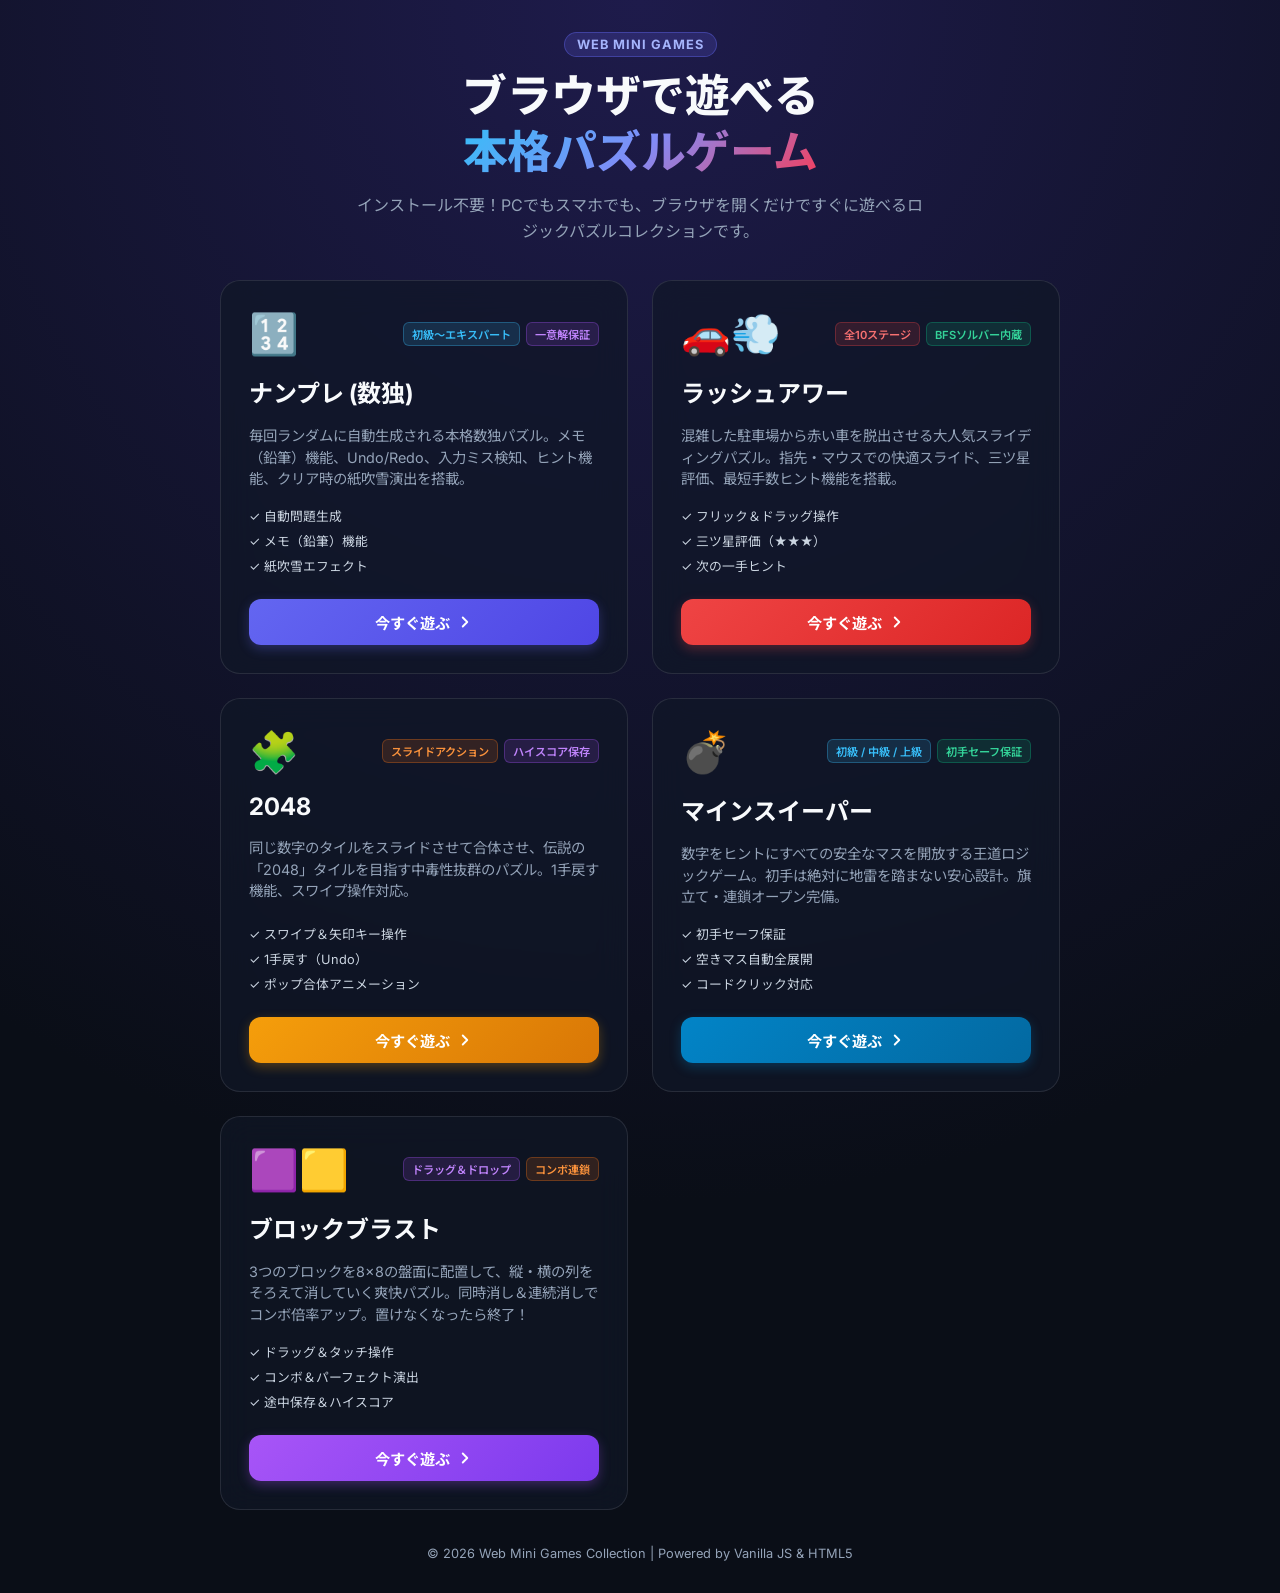
<file: index.html>
<!DOCTYPE html>
<html lang="ja">
<head>
  <meta charset="UTF-8">
  <meta name="viewport" content="width=device-width, initial-scale=1.0">
  <title>Web Mini Games - ミニゲームコレクション</title>
  <link rel="stylesheet" href="style.css">
  <link rel="preconnect" href="https://fonts.googleapis.com">
  <link rel="preconnect" href="https://fonts.gstatic.com" crossorigin>
  <link href="https://fonts.googleapis.com/css2?family=Inter:wght@400;500;600;700;800&family=Noto+Sans+JP:wght@400;500;700;800&display=swap" rel="stylesheet">
</head>
<body>
  <div class="container">
    <!-- Header -->
    <header>
      <div class="logo-badge">Web Mini Games</div>
      <h1>ブラウザで遊べる<br><span class="gradient-text">本格パズルゲーム</span></h1>
      <p class="subtitle">インストール不要！PCでもスマホでも、ブラウザを開くだけですぐに遊べるロジックパズルコレクションです。</p>
    </header>

    <!-- Games Grid (5 Games) -->
    <main class="games-grid">
      <!-- ナンプレ (Sudoku) -->
      <a href="sudoku/index.html" class="game-card sudoku-card">
        <div class="card-inner">
          <div class="card-header">
            <span class="game-icon">🔢</span>
            <div class="card-badges">
              <span class="badge blue">初級〜エキスパート</span>
              <span class="badge purple">一意解保証</span>
            </div>
          </div>
          <h2>ナンプレ (数独)</h2>
          <p class="description">
            毎回ランダムに自動生成される本格数独パズル。メモ（鉛筆）機能、Undo/Redo、入力ミス検知、ヒント機能、クリア時の紙吹雪演出を搭載。
          </p>
          <div class="features-list">
            <span>✓ 自動問題生成</span>
            <span>✓ メモ（鉛筆）機能</span>
            <span>✓ 紙吹雪エフェクト</span>
          </div>
          <div class="play-btn">
            今すぐ遊ぶ
            <svg width="18" height="18" viewBox="0 0 24 24" fill="none" stroke="currentColor" stroke-width="2.5" stroke-linecap="round" stroke-linejoin="round">
              <polyline points="9 18 15 12 9 6"></polyline>
            </svg>
          </div>
        </div>
      </a>

      <!-- ラッシュアワー (Rush Hour) -->
      <a href="rush-hour/index.html" class="game-card rush-hour-card">
        <div class="card-inner">
          <div class="card-header">
            <span class="game-icon">🚗💨</span>
            <div class="card-badges">
              <span class="badge red">全10ステージ</span>
              <span class="badge green">BFSソルバー内蔵</span>
            </div>
          </div>
          <h2>ラッシュアワー</h2>
          <p class="description">
            混雑した駐車場から赤い車を脱出させる大人気スライディングパズル。指先・マウスでの快適スライド、三ツ星評価、最短手数ヒント機能を搭載。
          </p>
          <div class="features-list">
            <span>✓ フリック＆ドラッグ操作</span>
            <span>✓ 三ツ星評価（★★★）</span>
            <span>✓ 次の一手ヒント</span>
          </div>
          <div class="play-btn">
            今すぐ遊ぶ
            <svg width="18" height="18" viewBox="0 0 24 24" fill="none" stroke="currentColor" stroke-width="2.5" stroke-linecap="round" stroke-linejoin="round">
              <polyline points="9 18 15 12 9 6"></polyline>
            </svg>
          </div>
        </div>
      </a>

      <!-- 2048 -->
      <a href="game-2048/index.html" class="game-card game-2048-card">
        <div class="card-inner">
          <div class="card-header">
            <span class="game-icon">🧩</span>
            <div class="card-badges">
              <span class="badge orange">スライドアクション</span>
              <span class="badge purple">ハイスコア保存</span>
            </div>
          </div>
          <h2>2048</h2>
          <p class="description">
            同じ数字のタイルをスライドさせて合体させ、伝説の「2048」タイルを目指す中毒性抜群のパズル。1手戻す機能、スワイプ操作対応。
          </p>
          <div class="features-list">
            <span>✓ スワイプ＆矢印キー操作</span>
            <span>✓ 1手戻す（Undo）</span>
            <span>✓ ポップ合体アニメーション</span>
          </div>
          <div class="play-btn">
            今すぐ遊ぶ
            <svg width="18" height="18" viewBox="0 0 24 24" fill="none" stroke="currentColor" stroke-width="2.5" stroke-linecap="round" stroke-linejoin="round">
              <polyline points="9 18 15 12 9 6"></polyline>
            </svg>
          </div>
        </div>
      </a>

      <!-- マインスイーパー (Minesweeper) -->
      <a href="minesweeper/index.html" class="game-card minesweeper-card">
        <div class="card-inner">
          <div class="card-header">
            <span class="game-icon">💣</span>
            <div class="card-badges">
              <span class="badge blue">初級 / 中級 / 上級</span>
              <span class="badge green">初手セーフ保証</span>
            </div>
          </div>
          <h2>マインスイーパー</h2>
          <p class="description">
            数字をヒントにすべての安全なマスを開放する王道ロジックゲーム。初手は絶対に地雷を踏まない安心設計。旗立て・連鎖オープン完備。
          </p>
          <div class="features-list">
            <span>✓ 初手セーフ保証</span>
            <span>✓ 空きマス自動全展開</span>
            <span>✓ コードクリック対応</span>
          </div>
          <div class="play-btn">
            今すぐ遊ぶ
            <svg width="18" height="18" viewBox="0 0 24 24" fill="none" stroke="currentColor" stroke-width="2.5" stroke-linecap="round" stroke-linejoin="round">
              <polyline points="9 18 15 12 9 6"></polyline>
            </svg>
          </div>
        </div>
      </a>
      <!-- ブロックブラスト (Block Blast) -->
      <a href="block-blast/index.html" class="game-card block-blast-card">
        <div class="card-inner">
          <div class="card-header">
            <span class="game-icon">🟪🟨</span>
            <div class="card-badges">
              <span class="badge purple">ドラッグ＆ドロップ</span>
              <span class="badge orange">コンボ連鎖</span>
            </div>
          </div>
          <h2>ブロックブラスト</h2>
          <p class="description">
            3つのブロックを8×8の盤面に配置して、縦・横の列をそろえて消していく爽快パズル。同時消し＆連続消しでコンボ倍率アップ。置けなくなったら終了！
          </p>
          <div class="features-list">
            <span>✓ ドラッグ＆タッチ操作</span>
            <span>✓ コンボ＆パーフェクト演出</span>
            <span>✓ 途中保存＆ハイスコア</span>
          </div>
          <div class="play-btn">
            今すぐ遊ぶ
            <svg width="18" height="18" viewBox="0 0 24 24" fill="none" stroke="currentColor" stroke-width="2.5" stroke-linecap="round" stroke-linejoin="round">
              <polyline points="9 18 15 12 9 6"></polyline>
            </svg>
          </div>
        </div>
      </a>
    </main>

    <!-- Footer -->
    <footer>
      <p>© 2026 Web Mini Games Collection | Powered by Vanilla JS & HTML5</p>
    </footer>
  </div>
</body>
</html>
</file>
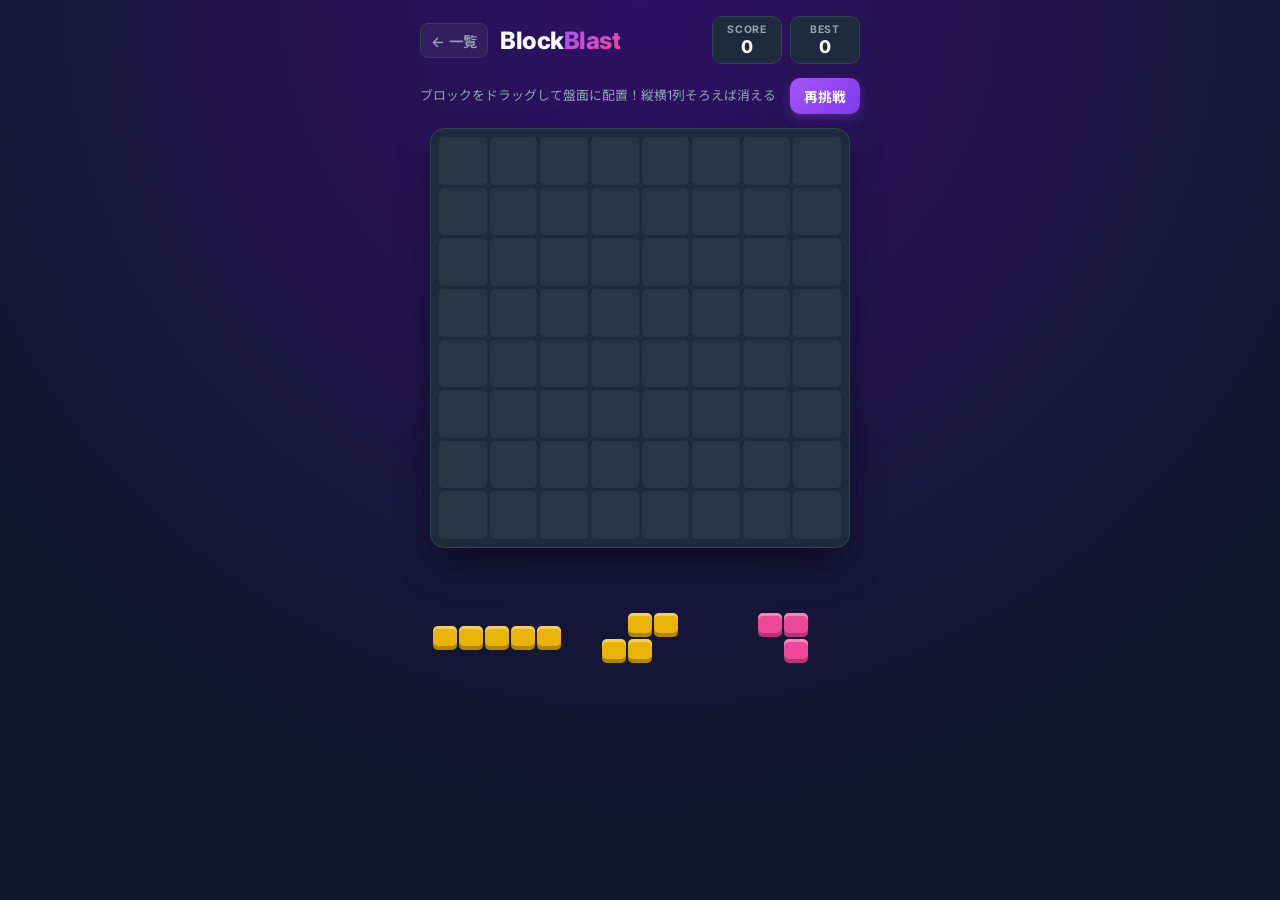
<file: block-blast/index.html>
<!DOCTYPE html>
<html lang="ja">
<head>
  <meta charset="UTF-8">
  <meta name="viewport" content="width=device-width, initial-scale=1.0, maximum-scale=1.0, user-scalable=no">
  <title>ブロックブラスト - Web Mini Games</title>
  <link rel="stylesheet" href="style.css">
  <link rel="preconnect" href="https://fonts.googleapis.com">
  <link rel="preconnect" href="https://fonts.gstatic.com" crossorigin>
  <link href="https://fonts.googleapis.com/css2?family=Inter:wght@400;600;700;800&family=Noto+Sans+JP:wght@500;700;800&display=swap" rel="stylesheet">
</head>
<body>
  <div class="container">
    <!-- Header -->
    <header>
      <div class="header-left">
        <a href="../index.html" class="back-link">← 一覧</a>
        <h1 class="logo">Block<span>Blast</span></h1>
      </div>
      <div class="scores-container">
        <div class="score-box">
          <span class="score-label">SCORE</span>
          <span id="score-val" class="score-value">0</span>
        </div>
        <div class="score-box">
          <span class="score-label">BEST</span>
          <span id="best-val" class="score-value">0</span>
        </div>
      </div>
    </header>

    <!-- Controls -->
    <div class="controls-bar">
      <p class="game-instruction">ブロックをドラッグして盤面に配置！縦横1列そろえば消える</p>
      <button id="restart-btn" class="action-btn restart">再挑戦</button>
    </div>

    <!-- Board -->
    <div class="board-wrap">
      <div id="board" class="board"></div>
      <div id="combo-pop" class="combo-pop"></div>
    </div>

    <!-- Piece tray -->
    <div id="tray" class="tray">
      <div class="slot" data-slot="0"></div>
      <div class="slot" data-slot="1"></div>
      <div class="slot" data-slot="2"></div>
    </div>

    <!-- Game over -->
    <div id="game-over" class="overlay hidden">
      <div class="overlay-card">
        <h2>ゲームオーバー</h2>
        <p class="final-label">SCORE</p>
        <p id="final-score" class="final-score">0</p>
        <p id="new-best" class="new-best hidden">🎉 ベストスコア更新！</p>
        <button id="retry-btn" class="action-btn restart big">もう一度遊ぶ</button>
      </div>
    </div>
  </div>

  <script src="app.js"></script>
</body>
</html>
</file>
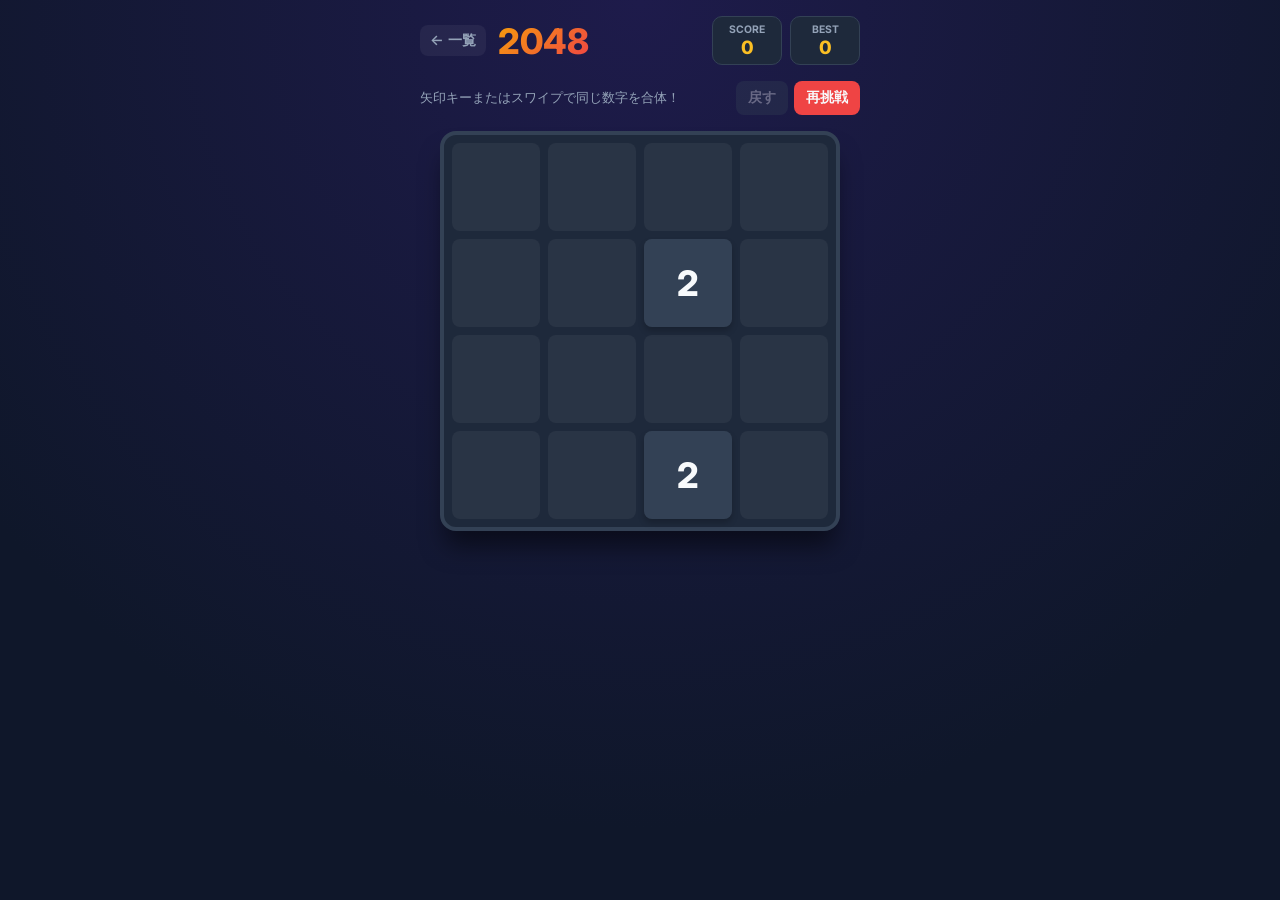
<file: game-2048/index.html>
<!DOCTYPE html>
<html lang="ja">
<head>
  <meta charset="UTF-8">
  <meta name="viewport" content="width=device-width, initial-scale=1.0, maximum-scale=1.0, user-scalable=no">
  <title>2048 - Web Mini Games</title>
  <link rel="stylesheet" href="style.css">
  <link rel="preconnect" href="https://fonts.googleapis.com">
  <link rel="preconnect" href="https://fonts.gstatic.com" crossorigin>
  <link href="https://fonts.googleapis.com/css2?family=Inter:wght@400;600;700;800&display=swap" rel="stylesheet">
</head>
<body>
  <div class="container">
    <!-- Header -->
    <header>
      <div class="header-left">
        <a href="../index.html" class="back-link">← 一覧</a>
        <h1 class="logo">2048</h1>
      </div>
      <div class="scores-container">
        <div class="score-box">
          <span class="score-label">SCORE</span>
          <span id="score-val" class="score-value">0</span>
        </div>
        <div class="score-box">
          <span class="score-label">BEST</span>
          <span id="best-val" class="score-value">0</span>
        </div>
      </div>
    </header>

    <!-- Controls -->
    <div class="controls-bar">
      <p class="game-instruction">矢印キーまたはスワイプで同じ数字を合体！</p>
      <div class="action-buttons">
        <button id="undo-btn" class="action-btn" title="1手戻す" disabled>戻す</button>
        <button id="restart-btn" class="action-btn restart" title="リスタート">再挑戦</button>
      </div>
    </div>

    <!-- 2048 Game Board -->
    <div class="board-container">
      <div id="game-board" class="game-board">
        <!-- 4x4 background cells -->
        <div class="grid-cell"></div><div class="grid-cell"></div><div class="grid-cell"></div><div class="grid-cell"></div>
        <div class="grid-cell"></div><div class="grid-cell"></div><div class="grid-cell"></div><div class="grid-cell"></div>
        <div class="grid-cell"></div><div class="grid-cell"></div><div class="grid-cell"></div><div class="grid-cell"></div>
        <div class="grid-cell"></div><div class="grid-cell"></div><div class="grid-cell"></div><div class="grid-cell"></div>

        <!-- Dynamic Tiles Layer -->
        <div id="tile-container" class="tile-container"></div>
      </div>
    </div>
  </div>

  <!-- Game Over Modal -->
  <div id="game-over-modal" class="modal-overlay">
    <div class="modal-content">
      <div class="modal-icon">💀</div>
      <h2 class="modal-title">ゲームオーバー</h2>
      <p class="modal-desc">動かせるタイルがなくなりました。</p>
      <div class="final-score">SCORE: <span id="final-score-val">0</span></div>
      <button id="modal-retry-btn" class="btn-primary">もう一度プレイ</button>
    </div>
  </div>

  <!-- Win Modal -->
  <div id="win-modal" class="modal-overlay">
    <div class="modal-content">
      <div class="modal-icon">🏆</div>
      <h2 class="modal-title">2048 達成！</h2>
      <p class="modal-desc">見事2048タイルを作成しました！さらに上を目指しますか？</p>
      <div class="modal-actions">
        <button id="keep-going-btn" class="btn-primary" style="background:#4b5563;">続ける</button>
        <button id="modal-win-restart-btn" class="btn-primary">最初からやり直す</button>
      </div>
    </div>
  </div>

  <canvas id="confetti-canvas"></canvas>

  <script src="app.js"></script>
</body>
</html>
</file>
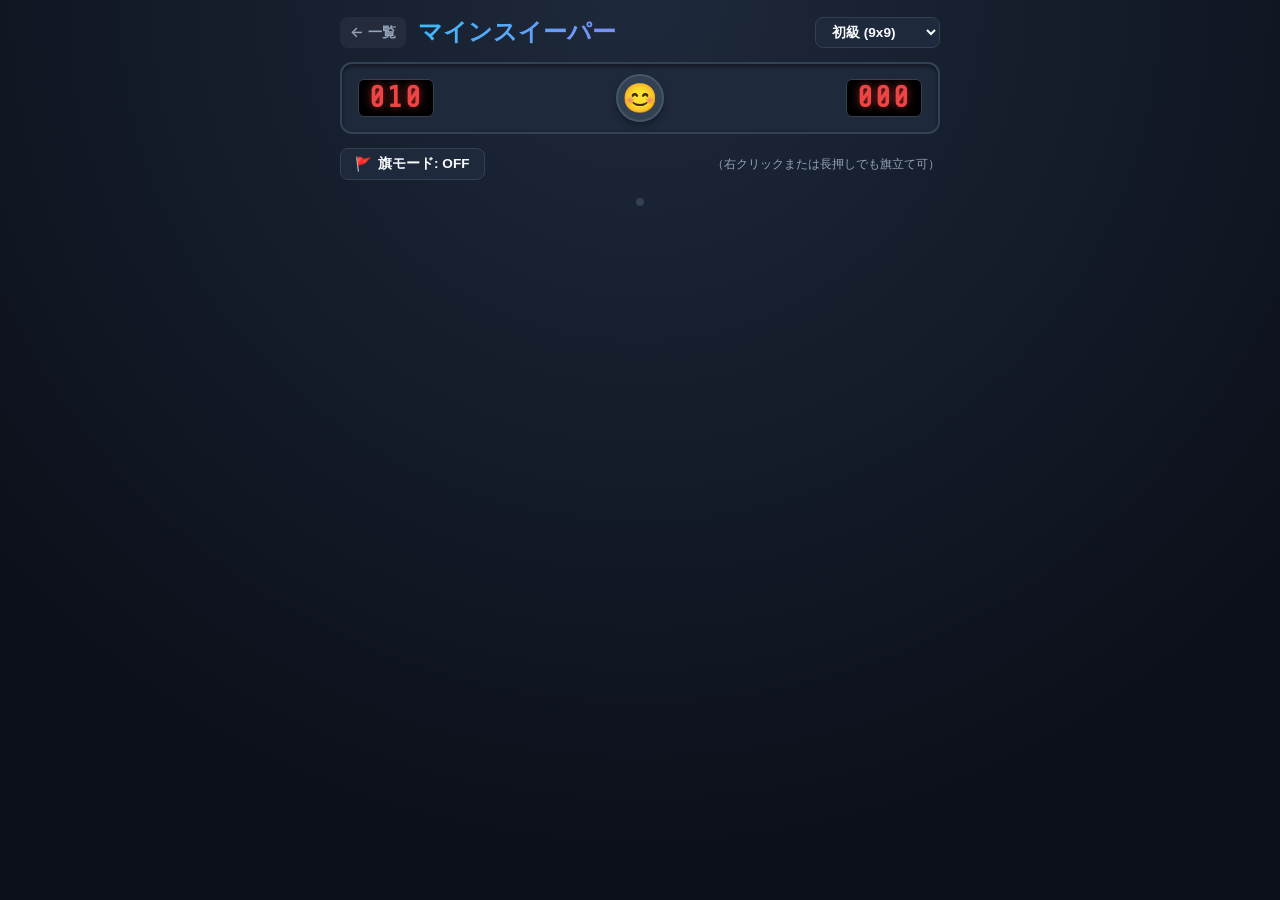
<file: minesweeper/index.html>
<!DOCTYPE html>
<html lang="ja">
<head>
  <meta charset="UTF-8">
  <meta name="viewport" content="width=device-width, initial-scale=1.0, maximum-scale=1.0, user-scalable=no">
  <title>マインスイーパー - Web Mini Games</title>
  <link rel="stylesheet" href="style.css">
  <link rel="preconnect" href="https://fonts.googleapis.com">
  <link rel="preconnect" href="https://fonts.gstatic.com" crossorigin>
  <link href="https://fonts.googleapis.com/css2?family=Inter:wght@400;600;700;800&family=Share+Tech+Mono&display=swap" rel="stylesheet">
</head>
<body>
  <div class="container">
    <!-- Header -->
    <header>
      <div class="header-left">
        <a href="../index.html" class="back-link">← 一覧</a>
        <h1 class="logo">マインスイーパー</h1>
      </div>
      <div class="difficulty-select-wrap">
        <select id="difficulty-select">
          <option value="easy" selected>初級 (9x9)</option>
          <option value="medium">中級 (16x16)</option>
          <option value="hard">上級 (30x16)</option>
        </select>
      </div>
    </header>

    <!-- Retro LCD Dashboard -->
    <div class="dashboard">
      <div class="lcd-box" id="mine-counter">010</div>
      <button id="face-btn" class="face-btn" title="リスタート">😊</button>
      <div class="lcd-box" id="timer">000</div>
    </div>

    <!-- Mobile Action Toggle (Open / Flag) -->
    <div class="mobile-toggle-bar">
      <button id="flag-mode-btn" class="mode-btn">
        <span class="mode-icon">🚩</span>
        <span>旗モード: <strong id="flag-mode-text">OFF</strong></span>
      </button>
      <span class="mode-hint">（右クリックまたは長押しでも旗立て可）</span>
    </div>

    <!-- Minesweeper Board -->
    <div class="board-wrapper">
      <div id="mine-board" class="mine-board"></div>
    </div>
  </div>

  <!-- Win / Game Over Modal -->
  <div id="result-modal" class="modal-overlay">
    <div class="modal-content">
      <div class="modal-icon" id="modal-icon">🎉</div>
      <h2 class="modal-title" id="modal-title">クリアおめでとう！</h2>
      <p class="modal-desc" id="modal-desc">すべての安全なマスを開放しました！</p>
      <div class="clear-stats">タイム: <strong id="modal-time-val">045秒</strong></div>
      <button id="modal-restart-btn" class="btn-primary">もう一度遊ぶ</button>
    </div>
  </div>

  <canvas id="confetti-canvas"></canvas>

  <script src="app.js"></script>
</body>
</html>
</file>
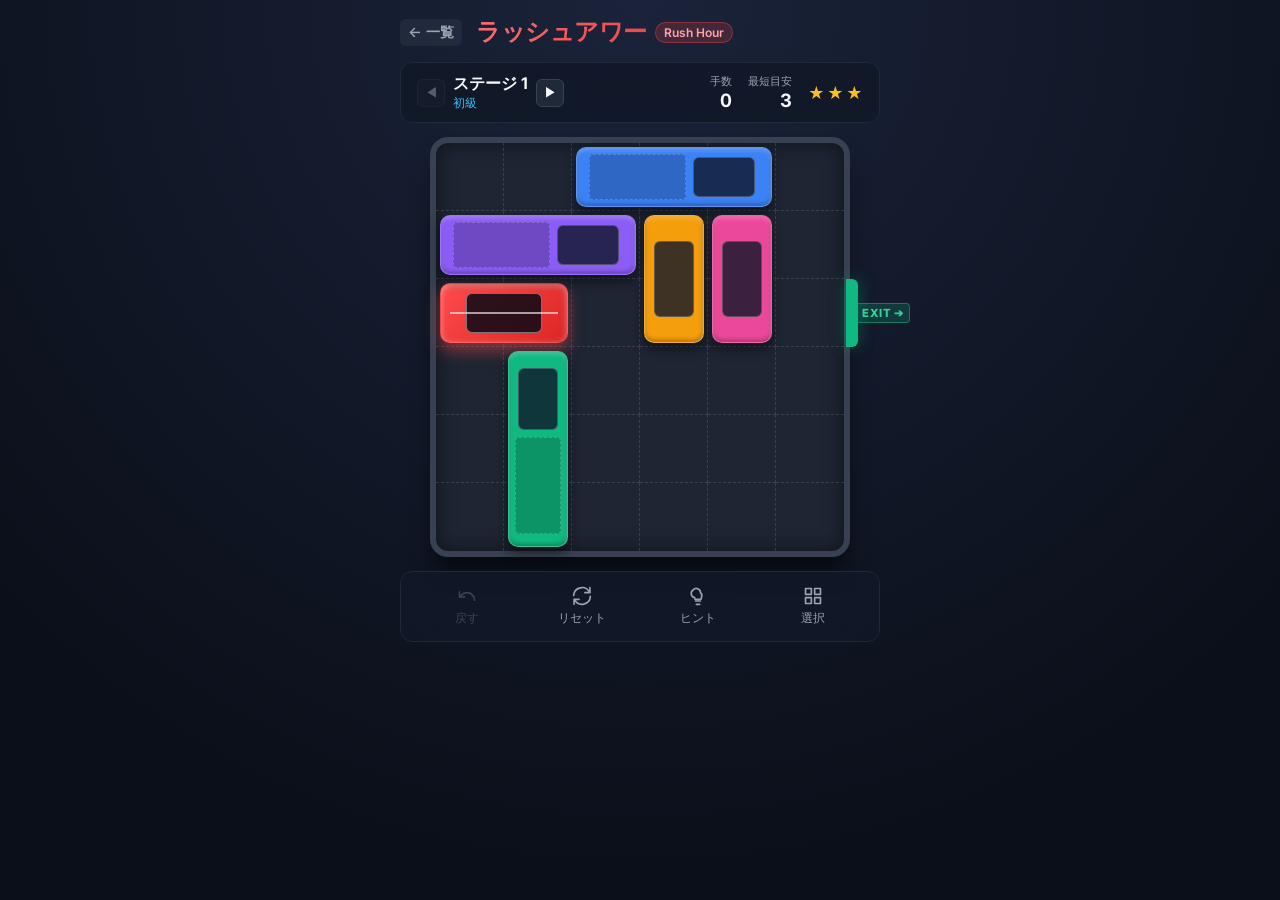
<file: rush-hour/index.html>
<!DOCTYPE html>
<html lang="ja">
<head>
  <meta charset="UTF-8">
  <meta name="viewport" content="width=device-width, initial-scale=1.0, maximum-scale=1.0, user-scalable=no">
  <title>ラッシュアワー - Rush Hour Master</title>
  <link rel="stylesheet" href="style.css">
  <link rel="preconnect" href="https://fonts.googleapis.com">
  <link rel="preconnect" href="https://fonts.gstatic.com" crossorigin>
  <link href="https://fonts.googleapis.com/css2?family=Inter:wght@400;500;600;700;800&display=swap" rel="stylesheet">
</head>
<body>
  <div class="container">
    <!-- Header -->
    <header>
      <div class="logo-area">
        <a href="../index.html" style="color: var(--text-muted); text-decoration: none; font-size: 0.9rem; font-weight: 600; display: flex; align-items: center; gap: 4px; padding: 4px 8px; border-radius: 6px; background: rgba(255,255,255,0.05); margin-right: 6px;">← 一覧</a>
        <h1>ラッシュアワー</h1>
        <span class="badge">Rush Hour</span>
      </div>
    </header>

    <!-- Stage Bar & Score -->
    <div class="status-bar">
      <div class="stage-nav">
        <button id="prev-stage-btn" class="nav-btn" title="前のステージ">◀</button>
        <div class="stage-title-wrap">
          <span id="stage-title" class="stage-title">ステージ 1</span>
          <span id="stage-diff" class="stage-diff">初級</span>
        </div>
        <button id="next-stage-btn" class="nav-btn" title="次のステージ">▶</button>
      </div>

      <div class="metrics">
        <div class="metric-item">
          <span class="metric-label">手数</span>
          <span id="moves-count" class="metric-value">0</span>
        </div>
        <div class="metric-item">
          <span class="metric-label">最短目安</span>
          <span id="min-moves" class="metric-value">0</span>
        </div>
        <div class="stars-display" id="stars-display">
          <span class="star active">★</span>
          <span class="star active">★</span>
          <span class="star active">★</span>
        </div>
      </div>
    </div>

    <!-- Parking Lot Board -->
    <div class="board-container">
      <div id="parking-lot" class="parking-lot">
        <!-- 6x6 背景グリッド -->
        <div class="parking-grid">
          <div class="grid-slot"></div><div class="grid-slot"></div><div class="grid-slot"></div><div class="grid-slot"></div><div class="grid-slot"></div><div class="grid-slot"></div>
          <div class="grid-slot"></div><div class="grid-slot"></div><div class="grid-slot"></div><div class="grid-slot"></div><div class="grid-slot"></div><div class="grid-slot"></div>
          <div class="grid-slot"></div><div class="grid-slot"></div><div class="grid-slot"></div><div class="grid-slot"></div><div class="grid-slot"></div><div class="grid-slot"></div>
          <div class="grid-slot"></div><div class="grid-slot"></div><div class="grid-slot"></div><div class="grid-slot"></div><div class="grid-slot"></div><div class="grid-slot"></div>
          <div class="grid-slot"></div><div class="grid-slot"></div><div class="grid-slot"></div><div class="grid-slot"></div><div class="grid-slot"></div><div class="grid-slot"></div>
          <div class="grid-slot"></div><div class="grid-slot"></div><div class="grid-slot"></div><div class="grid-slot"></div><div class="grid-slot"></div><div class="grid-slot"></div>
        </div>

        <!-- EXIT ゲート -->
        <div class="exit-gate">
          <div class="exit-sign">EXIT ➔</div>
        </div>

        <!-- 車両（動的にレンダリング） -->
        <div id="cars-layer"></div>
      </div>
    </div>

    <!-- Action Tools -->
    <div class="controls-bar">
      <button id="undo-btn" class="tool-btn" title="1手戻す" disabled>
        <svg viewBox="0 0 24 24" fill="none" stroke="currentColor" stroke-width="2" stroke-linecap="round" stroke-linejoin="round">
          <path d="M3 7v6h6"></path>
          <path d="M21 17a9 9 0 00-9-9 9 9 0 00-6 2.3L3 13"></path>
        </svg>
        <span>戻す</span>
      </button>

      <button id="reset-btn" class="tool-btn" title="やり直す">
        <svg viewBox="0 0 24 24" fill="none" stroke="currentColor" stroke-width="2" stroke-linecap="round" stroke-linejoin="round">
          <path d="M21.5 2v6h-6M2.5 22v-6h6M2 11.5a10 10 0 0 1 18.8-4.3M22 12.5a10 10 0 0 1-18.8 4.2"/>
        </svg>
        <span>リセット</span>
      </button>

      <button id="hint-btn" class="tool-btn" title="次の一手ヒント">
        <svg viewBox="0 0 24 24" fill="none" stroke="currentColor" stroke-width="2" stroke-linecap="round" stroke-linejoin="round">
          <path d="M9 18h6"></path>
          <path d="M10 22h4"></path>
          <path d="M15 8a5 5 0 0 0-8.9-3.2A5 5 0 0 0 8 13.9v1.1a1 1 0 0 0 1 1h6a1 1 0 0 0 1-1v-1.1A5 5 0 0 0 15 8z"></path>
        </svg>
        <span>ヒント</span>
      </button>

      <button id="stage-select-btn" class="tool-btn" title="ステージ選択">
        <svg viewBox="0 0 24 24" fill="none" stroke="currentColor" stroke-width="2" stroke-linecap="round" stroke-linejoin="round">
          <rect x="3" y="3" width="7" height="7"></rect>
          <rect x="14" y="3" width="7" height="7"></rect>
          <rect x="14" y="14" width="7" height="7"></rect>
          <rect x="3" y="14" width="7" height="7"></rect>
        </svg>
        <span>選択</span>
      </button>
    </div>
  </div>

  <!-- Clear Modal -->
  <div id="clear-modal" class="modal-overlay">
    <div class="modal-content">
      <div class="modal-icon">🚗💨</div>
      <h2 class="modal-title">脱出成功！</h2>
      <div class="modal-stars" id="modal-stars">★★★</div>
      <div class="modal-stats">
        <div>
          <div style="font-size: 0.75rem; color: var(--text-muted);">あなたの手数</div>
          <div style="font-size: 1.3rem; font-weight: 700; color: #ef4444;" id="modal-moves">12</div>
        </div>
        <div>
          <div style="font-size: 0.75rem; color: var(--text-muted);">最短記録</div>
          <div style="font-size: 1.3rem; font-weight: 700; color: #38bdf8;" id="modal-min">12</div>
        </div>
      </div>
      <button id="modal-next-btn" class="btn-primary">次のステージへ</button>
    </div>
  </div>

  <!-- Stage Selection Modal -->
  <div id="stage-modal" class="modal-overlay">
    <div class="modal-content" style="max-width: 440px;">
      <h2 class="modal-title">ステージ選択</h2>
      <div id="stage-grid" style="display: grid; grid-template-columns: repeat(5, 1fr); gap: 8px; margin: 16px 0 20px;"></div>
      <button id="close-stage-modal-btn" class="btn-primary" style="background: #374151;">閉じる</button>
    </div>
  </div>

  <canvas id="confetti-canvas"></canvas>

  <script src="levels.js"></script>
  <script src="solver.js"></script>
  <script src="app.js"></script>
</body>
</html>
</file>
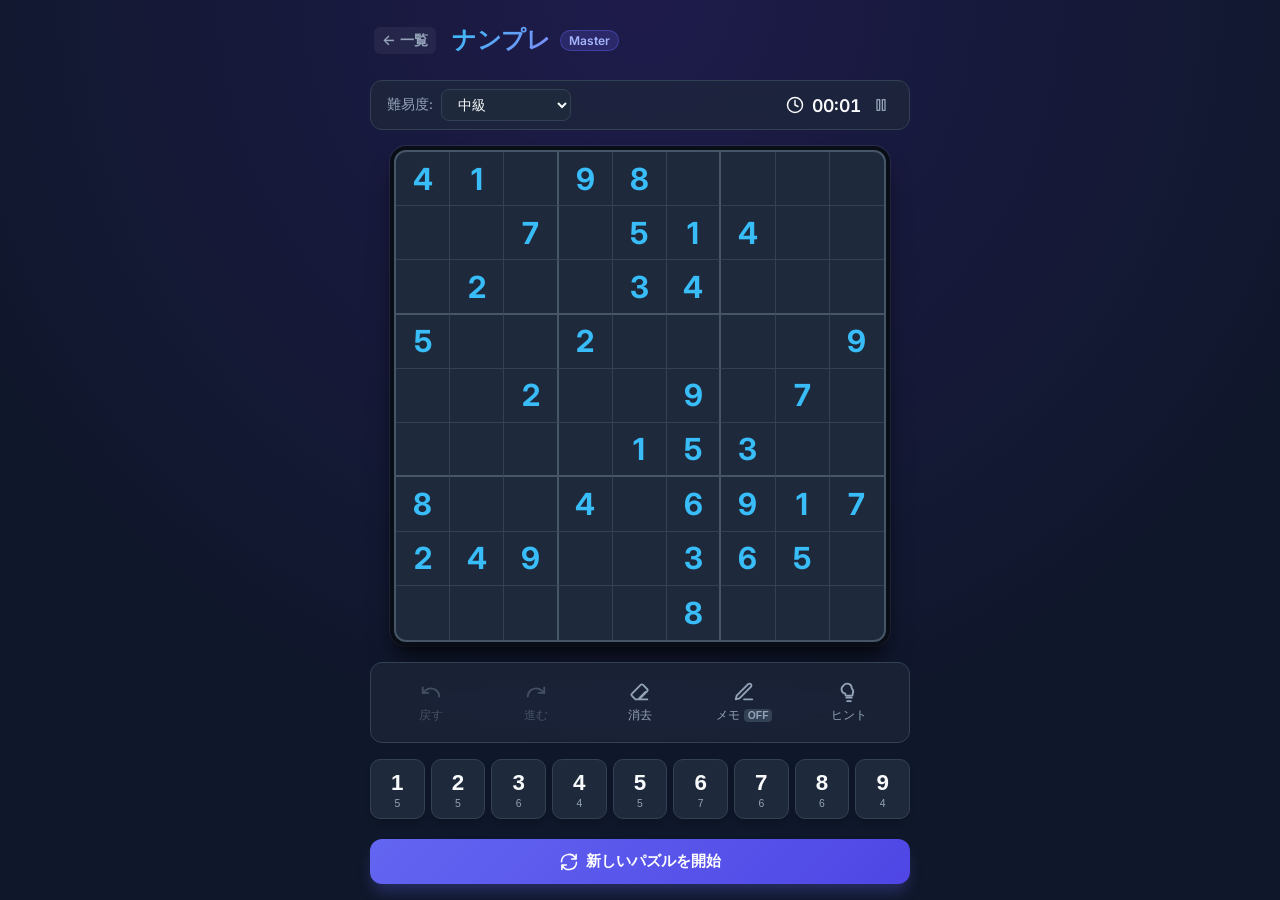
<file: sudoku/index.html>
<!DOCTYPE html>
<html lang="ja">
<head>
  <meta charset="UTF-8">
  <meta name="viewport" content="width=device-width, initial-scale=1.0, maximum-scale=1.0, user-scalable=no">
  <title>ナンプレ - Sudoku Master</title>
  <link rel="stylesheet" href="style.css">
  <link rel="preconnect" href="https://fonts.googleapis.com">
  <link rel="preconnect" href="https://fonts.gstatic.com" crossorigin>
  <link href="https://fonts.googleapis.com/css2?family=Inter:wght@400;500;600;700;800&display=swap" rel="stylesheet">
</head>
<body>
  <div class="container">
    <!-- Header -->
    <header>
      <div class="logo-area">
        <a href="../index.html" style="color: var(--text-muted); text-decoration: none; font-size: 0.9rem; font-weight: 600; display: flex; align-items: center; gap: 4px; padding: 4px 8px; border-radius: 6px; background: rgba(255,255,255,0.05); margin-right: 6px;">← 一覧</a>
        <h1>ナンプレ</h1>
        <span class="badge">Master</span>
      </div>
    </header>

    <!-- Status Bar: 難易度 & タイマー -->
    <div class="status-bar">
      <div class="difficulty-selector">
        <label for="difficulty-select" style="font-size: 0.85rem; color: var(--text-muted);">難易度:</label>
        <select id="difficulty-select">
          <option value="easy">初級</option>
          <option value="medium" selected>中級</option>
          <option value="hard">上級</option>
          <option value="expert">エキスパート</option>
        </select>
      </div>

      <div class="timer-area">
        <svg width="18" height="18" viewBox="0 0 24 24" fill="none" stroke="currentColor" stroke-width="2" stroke-linecap="round" stroke-linejoin="round">
          <circle cx="12" cy="12" r="10"></circle>
          <polyline points="12 6 12 12 16 14"></polyline>
        </svg>
        <span id="timer-text">00:00</span>
        <button id="pause-btn" class="timer-btn" title="一時停止/再開">
          <svg id="pause-icon" width="16" height="16" viewBox="0 0 24 24" fill="none" stroke="currentColor" stroke-width="2" stroke-linecap="round" stroke-linejoin="round">
            <rect x="6" y="4" width="4" height="16"></rect>
            <rect x="14" y="4" width="4" height="16"></rect>
          </svg>
        </button>
      </div>
    </div>

    <!-- Sudoku Board -->
    <div class="board-wrapper">
      <div id="sudoku-board" class="sudoku-board"></div>
    </div>

    <!-- Action Tools -->
    <div class="controls-bar">
      <button id="undo-btn" class="tool-btn" title="元に戻す (Ctrl+Z)" disabled>
        <svg viewBox="0 0 24 24" fill="none" stroke="currentColor" stroke-width="2" stroke-linecap="round" stroke-linejoin="round">
          <path d="M3 7v6h6"></path>
          <path d="M21 17a9 9 0 00-9-9 9 9 0 00-6 2.3L3 13"></path>
        </svg>
        <span>戻す</span>
      </button>

      <button id="redo-btn" class="tool-btn" title="やり直す (Ctrl+Y)" disabled>
        <svg viewBox="0 0 24 24" fill="none" stroke="currentColor" stroke-width="2" stroke-linecap="round" stroke-linejoin="round">
          <path d="M21 7v6h-6"></path>
          <path d="M3 17a9 9 0 019-9 9 9 0 016 2.3L21 13"></path>
        </svg>
        <span>進む</span>
      </button>

      <button id="erase-btn" class="tool-btn" title="消去 (Delete / Backspace)">
        <svg viewBox="0 0 24 24" fill="none" stroke="currentColor" stroke-width="2" stroke-linecap="round" stroke-linejoin="round">
          <path d="M20 20H7L3 16C2.5 15.5 2.5 14.5 3 14L13 4C13.5 3.5 14.5 3.5 15 4L20 9C20.5 9.5 20.5 10.5 20 11L11 20"></path>
          <line x1="18" y1="12" x2="11" y2="19"></line>
        </svg>
        <span>消去</span>
      </button>

      <button id="pencil-btn" class="tool-btn" title="メモ機能切替 (P)">
        <svg viewBox="0 0 24 24" fill="none" stroke="currentColor" stroke-width="2" stroke-linecap="round" stroke-linejoin="round">
          <path d="M12 20h9"></path>
          <path d="M16.5 3.5a2.121 2.121 0 0 1 3 3L7 19l-4 1 1-4L16.5 3.5z"></path>
        </svg>
        <span>メモ <span class="pencil-indicator" id="pencil-indicator">OFF</span></span>
      </button>

      <button id="hint-btn" class="tool-btn" title="ヒント (H)">
        <svg viewBox="0 0 24 24" fill="none" stroke="currentColor" stroke-width="2" stroke-linecap="round" stroke-linejoin="round">
          <path d="M9 18h6"></path>
          <path d="M10 22h4"></path>
          <path d="M15 8a5 5 0 0 0-8.9-3.2A5 5 0 0 0 8 13.9v1.1a1 1 0 0 0 1 1h6a1 1 0 0 0 1-1v-1.1A5 5 0 0 0 15 8z"></path>
        </svg>
        <span>ヒント</span>
      </button>
    </div>

    <!-- Number Keypad -->
    <div id="keypad" class="keypad">
      <!-- 1-9 generated dynamically or statically -->
    </div>

    <!-- Footer Action -->
    <div class="footer-actions">
      <button id="new-game-btn" class="btn-primary">
        <svg width="18" height="18" viewBox="0 0 24 24" fill="none" stroke="currentColor" stroke-width="2" stroke-linecap="round" stroke-linejoin="round">
          <path d="M21.5 2v6h-6M2.5 22v-6h6M2 11.5a10 10 0 0 1 18.8-4.3M22 12.5a10 10 0 0 1-18.8 4.2"/>
        </svg>
        新しいパズルを開始
      </button>
    </div>
  </div>

  <!-- Clear / Victory Modal -->
  <div id="win-modal" class="modal-overlay">
    <div class="modal-content">
      <div class="modal-icon">🎉</div>
      <h2 class="modal-title">おめでとうございます！</h2>
      <p class="modal-desc">見事にナンプレをクリアしました！素晴らしい集中力です。</p>
      <div class="modal-stats">
        <div class="stat-item">
          <span class="stat-label">難易度</span>
          <span class="stat-value" id="modal-diff">中級</span>
        </div>
        <div class="stat-item">
          <span class="stat-label">クリアタイム</span>
          <span class="stat-value" id="modal-time">04:32</span>
        </div>
      </div>
      <button id="modal-restart-btn" class="btn-primary" style="width: 100%;">
        次のパズルに挑戦
      </button>
    </div>
  </div>

  <!-- Confetti Canvas -->
  <canvas id="confetti-canvas"></canvas>

  <script src="sudoku.js"></script>
  <script src="app.js"></script>
</body>
</html>
</file>
<file: style.css>
:root {
  --bg-primary: #0a0e17;
  --bg-card: rgba(17, 24, 39, 0.7);
  --border-color: rgba(255, 255, 255, 0.1);
  --border-hover: rgba(255, 255, 255, 0.25);
  --text-main: #f8fafc;
  --text-muted: #94a3b8;
  --font-sans: 'Inter', 'Noto Sans JP', -apple-system, BlinkMacSystemFont, "Segoe UI", Roboto, sans-serif;
}

* {
  box-sizing: border-box;
  margin: 0;
  padding: 0;
}

body {
  font-family: var(--font-sans);
  background-color: var(--bg-primary);
  color: var(--text-main);
  min-height: 100vh;
  display: flex;
  flex-direction: column;
  align-items: center;
  justify-content: center;
  padding: 32px 16px;
  background: radial-gradient(circle at 50% 0%, #1e1b4b 0%, #0a0e17 70%);
}

.container {
  width: 100%;
  max-width: 840px;
  display: flex;
  flex-direction: column;
  align-items: center;
  gap: 36px;
}

header {
  text-align: center;
  display: flex;
  flex-direction: column;
  align-items: center;
  gap: 12px;
}

.logo-badge {
  font-size: 0.8rem;
  font-weight: 700;
  letter-spacing: 1px;
  text-transform: uppercase;
  background: rgba(99, 102, 241, 0.2);
  color: #a5b4fc;
  border: 1px solid rgba(99, 102, 241, 0.4);
  padding: 4px 12px;
  border-radius: 9999px;
}

h1 {
  font-size: clamp(2rem, 5vw, 2.8rem);
  font-weight: 800;
  line-height: 1.25;
  letter-spacing: -0.5px;
}

.gradient-text {
  background: linear-gradient(135deg, #38bdf8, #818cf8, #f43f5e);
  -webkit-background-clip: text;
  -webkit-text-fill-color: transparent;
}

.subtitle {
  font-size: 1rem;
  color: var(--text-muted);
  max-width: 580px;
  line-height: 1.6;
}

/* Games Grid */
.games-grid {
  width: 100%;
  display: grid;
  grid-template-columns: repeat(auto-fit, minmax(320px, 1fr));
  gap: 24px;
}

.game-card {
  position: relative;
  text-decoration: none;
  color: inherit;
  background: var(--bg-card);
  backdrop-filter: blur(16px);
  border: 1px solid var(--border-color);
  border-radius: 20px;
  padding: 28px;
  transition: all 0.3s cubic-bezier(0.4, 0, 0.2, 1);
  overflow: hidden;
  display: flex;
  flex-direction: column;
}

.game-card:hover {
  transform: translateY(-4px);
  border-color: var(--border-hover);
  box-shadow: 0 20px 30px -10px rgba(0, 0, 0, 0.6);
}

.sudoku-card:hover {
  box-shadow: 0 20px 30px -10px rgba(99, 102, 241, 0.3);
}

.rush-hour-card:hover {
  box-shadow: 0 20px 30px -10px rgba(239, 68, 68, 0.3);
}

.game-2048-card:hover {
  box-shadow: 0 20px 30px -10px rgba(245, 158, 11, 0.3);
}

.minesweeper-card:hover {
  box-shadow: 0 20px 30px -10px rgba(56, 189, 248, 0.3);
}

.block-blast-card:hover {
  box-shadow: 0 20px 30px -10px rgba(168, 85, 247, 0.3);
}

.badge.orange {
  background: rgba(249, 115, 22, 0.15);
  color: #fb923c;
  border: 1px solid rgba(249, 115, 22, 0.3);
}

.card-inner {
  display: flex;
  flex-direction: column;
  height: 100%;
  gap: 16px;
  z-index: 1;
}

.card-header {
  display: flex;
  justify-content: space-between;
  align-items: center;
}

.game-icon {
  font-size: 2.5rem;
}

.card-badges {
  display: flex;
  gap: 6px;
  flex-wrap: wrap;
}

.badge {
  font-size: 0.7rem;
  font-weight: 600;
  padding: 3px 8px;
  border-radius: 6px;
}

.badge.blue {
  background: rgba(56, 189, 248, 0.15);
  color: #38bdf8;
  border: 1px solid rgba(56, 189, 248, 0.3);
}

.badge.purple {
  background: rgba(168, 85, 247, 0.15);
  color: #c084fc;
  border: 1px solid rgba(168, 85, 247, 0.3);
}

.badge.red {
  background: rgba(239, 68, 68, 0.15);
  color: #f87171;
  border: 1px solid rgba(239, 68, 68, 0.3);
}

.badge.green {
  background: rgba(16, 185, 129, 0.15);
  color: #34d399;
  border: 1px solid rgba(16, 185, 129, 0.3);
}

.game-card h2 {
  font-size: 1.5rem;
  font-weight: 700;
}

.description {
  font-size: 0.9rem;
  color: var(--text-muted);
  line-height: 1.5;
  flex-grow: 1;
}

.features-list {
  display: flex;
  flex-direction: column;
  gap: 6px;
  font-size: 0.8rem;
  color: #cbd5e1;
}

.play-btn {
  display: flex;
  align-items: center;
  justify-content: center;
  gap: 6px;
  padding: 12px;
  border-radius: 12px;
  font-weight: 700;
  font-size: 0.95rem;
  margin-top: 8px;
  transition: all 0.2s;
}

.sudoku-card .play-btn {
  background: linear-gradient(135deg, #6366f1, #4f46e5);
  color: #ffffff;
  box-shadow: 0 4px 12px rgba(99, 102, 241, 0.3);
}

.rush-hour-card .play-btn {
  background: linear-gradient(135deg, #ef4444, #dc2626);
  color: #ffffff;
  box-shadow: 0 4px 12px rgba(239, 68, 68, 0.3);
}

.game-2048-card .play-btn {
  background: linear-gradient(135deg, #f59e0b, #d97706);
  color: #ffffff;
  box-shadow: 0 4px 12px rgba(245, 158, 11, 0.3);
}

.minesweeper-card .play-btn {
  background: linear-gradient(135deg, #0284c7, #0369a1);
  color: #ffffff;
  box-shadow: 0 4px 12px rgba(2, 132, 199, 0.3);
}

.block-blast-card .play-btn {
  background: linear-gradient(135deg, #a855f7, #7c3aed);
  color: #ffffff;
  box-shadow: 0 4px 12px rgba(168, 85, 247, 0.3);
}

.game-card:hover .play-btn {
  filter: brightness(1.15);
}

footer {
  text-align: center;
  font-size: 0.8rem;
  color: var(--text-muted);
}
</file>
<file: block-blast/style.css>
:root {
  --bg-primary: #0f172a;
  --bg-board: #1e293b;
  --bg-cell: rgba(255, 255, 255, 0.05);
  --border-color: #334155;
  --text-main: #f8fafc;
  --text-muted: #94a3b8;
  --board-size: min(92vw, 420px);
  --gap: 3px;
  --cell: calc((var(--board-size) - 16px - var(--gap) * 7) / 8);
}

* {
  box-sizing: border-box;
  margin: 0;
  padding: 0;
  user-select: none;
  -webkit-user-select: none;
  -webkit-tap-highlight-color: transparent;
}

body {
  font-family: 'Inter', 'Noto Sans JP', -apple-system, BlinkMacSystemFont, "Segoe UI", Roboto, sans-serif;
  color: var(--text-main);
  min-height: 100vh;
  display: flex;
  flex-direction: column;
  align-items: center;
  padding: 16px;
  background: radial-gradient(circle at 50% 0%, #2e1065 0%, #0f172a 75%);
  background-color: var(--bg-primary);
  overscroll-behavior: none;
}

.container {
  width: 100%;
  max-width: 440px;
  display: flex;
  flex-direction: column;
  align-items: center;
  gap: 14px;
}

header {
  width: 100%;
  display: flex;
  justify-content: space-between;
  align-items: center;
}

.header-left {
  display: flex;
  align-items: center;
  gap: 12px;
}

.back-link {
  color: var(--text-muted);
  text-decoration: none;
  font-size: 0.9rem;
  font-weight: 600;
  padding: 6px 10px;
  border-radius: 8px;
  background: rgba(255, 255, 255, 0.05);
  border: 1px solid var(--border-color);
}

.back-link:hover { color: var(--text-main); }

.logo {
  font-size: 1.5rem;
  font-weight: 800;
  letter-spacing: -0.02em;
}

.logo span {
  background: linear-gradient(135deg, #a855f7, #ec4899);
  -webkit-background-clip: text;
  background-clip: text;
  color: transparent;
}

.scores-container {
  display: flex;
  gap: 8px;
}

.score-box {
  background: var(--bg-board);
  border: 1px solid var(--border-color);
  border-radius: 10px;
  padding: 6px 12px;
  min-width: 70px;
  text-align: center;
  display: flex;
  flex-direction: column;
}

.score-label {
  font-size: 0.65rem;
  font-weight: 700;
  color: var(--text-muted);
  letter-spacing: 0.08em;
}

.score-value {
  font-size: 1.1rem;
  font-weight: 800;
}

.score-value.bump { animation: bump 0.3s ease; }

@keyframes bump {
  50% { transform: scale(1.2); color: #f0abfc; }
}

.controls-bar {
  width: 100%;
  display: flex;
  justify-content: space-between;
  align-items: center;
  gap: 10px;
}

.game-instruction {
  font-size: 0.8rem;
  color: var(--text-muted);
  line-height: 1.4;
}

.action-btn {
  border: none;
  border-radius: 10px;
  padding: 8px 14px;
  font-weight: 700;
  font-size: 0.85rem;
  color: #fff;
  cursor: pointer;
  white-space: nowrap;
  font-family: inherit;
  transition: filter 0.15s, transform 0.1s;
}

.action-btn.restart {
  background: linear-gradient(135deg, #a855f7, #7c3aed);
  box-shadow: 0 4px 12px rgba(168, 85, 247, 0.3);
}

.action-btn:hover { filter: brightness(1.15); }
.action-btn:active { transform: scale(0.96); }
.action-btn.big { padding: 12px 24px; font-size: 1rem; }

/* Board */
.board-wrap {
  position: relative;
}

.board {
  width: var(--board-size);
  height: var(--board-size);
  padding: 8px;
  background: var(--bg-board);
  border: 1px solid var(--border-color);
  border-radius: 14px;
  display: grid;
  grid-template-columns: repeat(8, 1fr);
  grid-template-rows: repeat(8, 1fr);
  gap: var(--gap);
  box-shadow: 0 20px 40px -12px rgba(0, 0, 0, 0.6);
  touch-action: none;
}

.cell {
  border-radius: 5px;
  background: var(--bg-cell);
  position: relative;
}

/* Filled block look (shared by board cells, tray pieces and drag ghost) */
.block {
  border-radius: 5px;
  background: var(--c);
  box-shadow:
    inset 0 3px 0 rgba(255, 255, 255, 0.35),
    inset 0 -4px 0 rgba(0, 0, 0, 0.25);
}

.cell.preview {
  background: var(--c);
  opacity: 0.45;
}

.cell.will-clear {
  background: var(--c);
  border-radius: 5px;
  filter: brightness(1.35);
  box-shadow: 0 0 10px var(--c), inset 0 3px 0 rgba(255, 255, 255, 0.35);
}

.cell.clearing {
  animation: clear 0.38s ease forwards;
}

@keyframes clear {
  0% { transform: scale(1); filter: brightness(2); }
  100% { transform: scale(0.2); opacity: 0; }
}

.cell.placed {
  animation: place 0.18s ease;
}

@keyframes place {
  0% { transform: scale(0.8); }
  100% { transform: scale(1); }
}

.combo-pop {
  position: absolute;
  left: 50%;
  top: 40%;
  transform: translate(-50%, -50%);
  font-size: 2rem;
  font-weight: 800;
  pointer-events: none;
  opacity: 0;
  text-align: center;
  white-space: nowrap;
  text-shadow: 0 4px 16px rgba(0, 0, 0, 0.6);
  background: linear-gradient(135deg, #fde047, #f472b6);
  -webkit-background-clip: text;
  background-clip: text;
  color: transparent;
}

.combo-pop.show { animation: pop 1s ease forwards; }

@keyframes pop {
  0% { opacity: 0; transform: translate(-50%, -30%) scale(0.6); }
  20% { opacity: 1; transform: translate(-50%, -50%) scale(1.1); }
  70% { opacity: 1; transform: translate(-50%, -60%) scale(1); }
  100% { opacity: 0; transform: translate(-50%, -80%) scale(1); }
}

.board-wrap.shake { animation: shake 0.3s ease; }

@keyframes shake {
  25% { transform: translateX(-4px); }
  75% { transform: translateX(4px); }
}

/* Tray */
.tray {
  width: var(--board-size);
  height: calc(var(--board-size) * 0.36);
  display: grid;
  grid-template-columns: repeat(3, 1fr);
  gap: 8px;
  touch-action: none;
}

.slot {
  display: flex;
  align-items: center;
  justify-content: center;
}

.piece {
  display: grid;
  gap: 2px;
  cursor: grab;
  touch-action: none;
  transition: transform 0.15s, opacity 0.15s;
  --pc: calc(var(--cell) * 0.5);
}

.piece:hover { transform: scale(1.06); }

.piece .pcell {
  width: var(--pc);
  height: var(--pc);
}

.piece.unfit { opacity: 0.3; }
.piece.dragging { opacity: 0; }

/* Floating piece during drag (full board-cell size) */
.drag-ghost {
  position: fixed;
  left: 0;
  top: 0;
  display: grid;
  gap: var(--gap);
  pointer-events: none;
  z-index: 100;
  filter: drop-shadow(0 10px 14px rgba(0, 0, 0, 0.5));
}

.drag-ghost .pcell {
  width: var(--cell);
  height: var(--cell);
}

/* Overlay */
.overlay {
  position: fixed;
  inset: 0;
  background: rgba(2, 6, 23, 0.75);
  backdrop-filter: blur(4px);
  display: flex;
  align-items: center;
  justify-content: center;
  z-index: 200;
  padding: 16px;
}

.overlay.hidden, .hidden { display: none; }

.overlay-card {
  background: var(--bg-board);
  border: 1px solid var(--border-color);
  border-radius: 18px;
  padding: 28px 32px;
  text-align: center;
  display: flex;
  flex-direction: column;
  gap: 8px;
  animation: pop-in 0.3s ease;
}

@keyframes pop-in {
  from { transform: scale(0.85); opacity: 0; }
}

.overlay-card h2 { font-size: 1.5rem; }

.final-label {
  font-size: 0.75rem;
  color: var(--text-muted);
  font-weight: 700;
  letter-spacing: 0.1em;
  margin-top: 6px;
}

.final-score {
  font-size: 2.6rem;
  font-weight: 800;
  line-height: 1;
}

.new-best {
  color: #fde047;
  font-weight: 700;
  margin-bottom: 6px;
}

.overlay-card .action-btn { margin-top: 10px; }
</file>
<file: game-2048/style.css>
:root {
  --bg-primary: #0f172a;
  --bg-board: #1e293b;
  --bg-cell: rgba(255, 255, 255, 0.05);
  --border-color: #334155;
  --text-main: #f8fafc;
  --text-muted: #94a3b8;
  --board-size: 400px;
}

* {
  box-sizing: border-box;
  margin: 0;
  padding: 0;
  user-select: none;
  -webkit-user-select: none;
  -webkit-tap-highlight-color: transparent;
}

body {
  font-family: 'Inter', -apple-system, BlinkMacSystemFont, "Segoe UI", Roboto, sans-serif;
  background-color: var(--bg-primary);
  color: var(--text-main);
  min-height: 100vh;
  display: flex;
  flex-direction: column;
  align-items: center;
  justify-content: flex-start;
  padding: 16px;
  background: radial-gradient(circle at 50% 0%, #1e1b4b 0%, #0f172a 75%);
}

.container {
  width: 100%;
  max-width: 440px;
  display: flex;
  flex-direction: column;
  gap: 16px;
}

header {
  display: flex;
  justify-content: space-between;
  align-items: center;
}

.header-left {
  display: flex;
  align-items: center;
  gap: 12px;
}

.back-link {
  color: var(--text-muted);
  text-decoration: none;
  font-size: 0.9rem;
  font-weight: 600;
  padding: 6px 10px;
  border-radius: 8px;
  background: rgba(255, 255, 255, 0.05);
  transition: all 0.2s;
}

.back-link:hover {
  background: rgba(255, 255, 255, 0.1);
  color: var(--text-main);
}

.logo {
  font-size: 2.2rem;
  font-weight: 800;
  background: linear-gradient(135deg, #f59e0b, #ef4444);
  -webkit-background-clip: text;
  -webkit-text-fill-color: transparent;
}

.scores-container {
  display: flex;
  gap: 8px;
}

.score-box {
  background: var(--bg-board);
  border: 1px solid var(--border-color);
  padding: 6px 14px;
  border-radius: 10px;
  display: flex;
  flex-direction: column;
  align-items: center;
  min-width: 70px;
}

.score-label {
  font-size: 0.65rem;
  font-weight: 700;
  color: var(--text-muted);
}

.score-value {
  font-size: 1.15rem;
  font-weight: 800;
  color: #fbbf24;
}

/* Controls */
.controls-bar {
  display: flex;
  justify-content: space-between;
  align-items: center;
  gap: 8px;
}

.game-instruction {
  font-size: 0.8rem;
  color: var(--text-muted);
}

.action-buttons {
  display: flex;
  gap: 6px;
}

.action-btn {
  background: #334155;
  color: var(--text-main);
  border: none;
  padding: 8px 12px;
  border-radius: 8px;
  font-weight: 600;
  font-size: 0.85rem;
  cursor: pointer;
  transition: all 0.15s;
}

.action-btn:hover:not(:disabled) {
  background: #475569;
}

.action-btn:disabled {
  opacity: 0.35;
  cursor: not-allowed;
}

.action-btn.restart {
  background: #ef4444;
}

.action-btn.restart:hover {
  background: #dc2626;
}

/* Board */
.board-container {
  position: relative;
  width: 100%;
  max-width: var(--board-size);
  aspect-ratio: 1 / 1;
  margin: 0 auto;
}

.game-board {
  position: relative;
  width: 100%;
  height: 100%;
  background: var(--bg-board);
  border: 4px solid var(--border-color);
  border-radius: 16px;
  padding: 8px;
  display: grid;
  grid-template-columns: repeat(4, 1fr);
  grid-template-rows: repeat(4, 1fr);
  gap: 8px;
  box-shadow: 0 20px 25px -5px rgba(0, 0, 0, 0.5);
  touch-action: none;
}

.grid-cell {
  background: var(--bg-cell);
  border-radius: 8px;
}

/* Dynamic Tiles */
.tile-container {
  position: absolute;
  inset: 8px;
  pointer-events: none;
}

.tile {
  position: absolute;
  width: calc((100% - 24px) / 4);
  height: calc((100% - 24px) / 4);
  border-radius: 8px;
  display: flex;
  align-items: center;
  justify-content: center;
  font-size: clamp(1.4rem, 6vw, 2.2rem);
  font-weight: 800;
  transition: transform 0.12s ease-in-out;
  box-shadow: 0 4px 6px rgba(0, 0, 0, 0.2);
}

.tile-new {
  animation: appear 0.2s ease;
}

.tile-merged {
  animation: pop 0.2s ease;
}

@keyframes appear {
  0% { transform: scale(0); }
  100% { transform: scale(1); }
}

@keyframes pop {
  0% { transform: scale(1); }
  50% { transform: scale(1.18); }
  100% { transform: scale(1); }
}

/* Tile Colors */
.tile-2 { background: #334155; color: #f8fafc; }
.tile-4 { background: #475569; color: #f8fafc; }
.tile-8 { background: #f97316; color: #ffffff; }
.tile-16 { background: #ea580c; color: #ffffff; }
.tile-32 { background: #ef4444; color: #ffffff; }
.tile-64 { background: #dc2626; color: #ffffff; }
.tile-128 { background: #eab308; color: #ffffff; font-size: clamp(1.2rem, 5vw, 1.8rem); box-shadow: 0 0 12px rgba(234, 179, 8, 0.4); }
.tile-256 { background: #f59e0b; color: #ffffff; font-size: clamp(1.2rem, 5vw, 1.8rem); box-shadow: 0 0 16px rgba(245, 158, 11, 0.5); }
.tile-512 { background: #10b981; color: #ffffff; font-size: clamp(1.2rem, 5vw, 1.8rem); box-shadow: 0 0 18px rgba(16, 185, 129, 0.5); }
.tile-1024 { background: #06b6d4; color: #ffffff; font-size: clamp(1rem, 4vw, 1.5rem); box-shadow: 0 0 20px rgba(6, 182, 212, 0.6); }
.tile-2048 { background: linear-gradient(135deg, #ec4899, #8b5cf6); color: #ffffff; font-size: clamp(1rem, 4vw, 1.5rem); box-shadow: 0 0 25px rgba(236, 72, 153, 0.8); }
.tile-super { background: linear-gradient(135deg, #6366f1, #3b82f6); color: #ffffff; font-size: clamp(0.9rem, 3.5vw, 1.3rem); }

/* Modals */
.modal-overlay {
  position: fixed;
  inset: 0;
  background: rgba(0, 0, 0, 0.75);
  backdrop-filter: blur(8px);
  display: flex;
  align-items: center;
  justify-content: center;
  z-index: 100;
  opacity: 0;
  pointer-events: none;
  transition: opacity 0.3s ease;
  padding: 16px;
}

.modal-overlay.active {
  opacity: 1;
  pointer-events: auto;
}

.modal-content {
  background: #1e293b;
  border: 1px solid var(--border-color);
  border-radius: 20px;
  padding: 28px 24px;
  width: 100%;
  max-width: 360px;
  text-align: center;
}

.modal-icon { font-size: 3rem; margin-bottom: 8px; }
.modal-title { font-size: 1.5rem; font-weight: 800; margin-bottom: 8px; }
.modal-desc { font-size: 0.9rem; color: var(--text-muted); margin-bottom: 16px; }
.final-score { font-size: 1.2rem; font-weight: 700; color: #fbbf24; margin-bottom: 20px; }

.btn-primary {
  width: 100%;
  background: linear-gradient(135deg, #ef4444, #dc2626);
  color: #ffffff;
  border: none;
  padding: 12px;
  border-radius: 12px;
  font-size: 1rem;
  font-weight: 700;
  cursor: pointer;
  transition: all 0.2s;
}

.btn-primary:hover { filter: brightness(1.1); }
.modal-actions { display: flex; gap: 8px; }

#confetti-canvas {
  position: fixed;
  inset: 0;
  pointer-events: none;
  z-index: 99;
}
</file>
<file: minesweeper/style.css>
:root {
  --bg-primary: #0b0f19;
  --bg-panel: #1e293b;
  --border-color: #334155;
  --text-main: #f8fafc;
  --text-muted: #94a3b8;

  --cell-unopened: #334155;
  --cell-unopened-border-light: #475569;
  --cell-unopened-border-dark: #1e293b;
  --cell-opened: #1e293b;
  --cell-opened-border: #0f172a;
}

* {
  box-sizing: border-box;
  margin: 0;
  padding: 0;
  user-select: none;
  -webkit-user-select: none;
  -webkit-tap-highlight-color: transparent;
}

body {
  font-family: 'Inter', -apple-system, BlinkMacSystemFont, "Segoe UI", Roboto, sans-serif;
  background-color: var(--bg-primary);
  color: var(--text-main);
  min-height: 100vh;
  display: flex;
  flex-direction: column;
  align-items: center;
  justify-content: flex-start;
  padding: 16px;
  background: radial-gradient(circle at 50% 0%, #1e293b 0%, #0b0f19 80%);
}

.container {
  width: 100%;
  max-width: 600px;
  display: flex;
  flex-direction: column;
  gap: 14px;
  align-items: center;
}

header {
  width: 100%;
  display: flex;
  justify-content: space-between;
  align-items: center;
}

.header-left {
  display: flex;
  align-items: center;
  gap: 12px;
}

.back-link {
  color: var(--text-muted);
  text-decoration: none;
  font-size: 0.9rem;
  font-weight: 600;
  padding: 6px 10px;
  border-radius: 8px;
  background: rgba(255, 255, 255, 0.05);
  transition: all 0.2s;
}

.back-link:hover {
  background: rgba(255, 255, 255, 0.1);
  color: var(--text-main);
}

.logo {
  font-size: 1.5rem;
  font-weight: 800;
  background: linear-gradient(135deg, #38bdf8, #818cf8);
  -webkit-background-clip: text;
  -webkit-text-fill-color: transparent;
}

.difficulty-select-wrap select {
  background: var(--bg-panel);
  color: var(--text-main);
  border: 1px solid var(--border-color);
  padding: 6px 12px;
  border-radius: 8px;
  font-size: 0.85rem;
  font-weight: 600;
  outline: none;
  cursor: pointer;
}

/* Dashboard LCD */
.dashboard {
  width: 100%;
  background: var(--bg-panel);
  border: 2px solid var(--border-color);
  border-radius: 12px;
  padding: 10px 16px;
  display: flex;
  justify-content: space-between;
  align-items: center;
  box-shadow: inset 0 2px 4px rgba(0, 0, 0, 0.5);
}

.lcd-box {
  font-family: 'Share Tech Mono', monospace;
  background: #000000;
  color: #ef4444;
  font-size: 1.8rem;
  font-weight: 800;
  letter-spacing: 2px;
  padding: 2px 10px;
  border-radius: 6px;
  border: 1px solid #374151;
  text-shadow: 0 0 8px rgba(239, 68, 68, 0.6);
  min-width: 75px;
  text-align: center;
}

.face-btn {
  font-size: 1.8rem;
  background: #334155;
  border: 2px solid #475569;
  border-radius: 50%;
  width: 48px;
  height: 48px;
  display: flex;
  align-items: center;
  justify-content: center;
  cursor: pointer;
  box-shadow: 0 4px 6px rgba(0, 0, 0, 0.3);
  transition: transform 0.1s;
}

.face-btn:active {
  transform: scale(0.92);
}

/* Mobile Toggle */
.mobile-toggle-bar {
  width: 100%;
  display: flex;
  align-items: center;
  justify-content: space-between;
}

.mode-btn {
  background: var(--bg-panel);
  border: 1px solid var(--border-color);
  color: var(--text-main);
  padding: 6px 14px;
  border-radius: 8px;
  font-size: 0.85rem;
  font-weight: 600;
  cursor: pointer;
  display: flex;
  align-items: center;
  gap: 6px;
  transition: all 0.15s;
}

.mode-btn.active {
  background: rgba(239, 68, 68, 0.2);
  border-color: #ef4444;
  color: #fca5a5;
}

.mode-hint {
  font-size: 0.75rem;
  color: var(--text-muted);
}

/* Board */
.board-wrapper {
  width: 100%;
  overflow-x: auto;
  display: flex;
  justify-content: center;
  padding: 4px;
}

.mine-board {
  display: grid;
  background: #0f172a;
  border: 4px solid var(--border-color);
  border-radius: 8px;
  gap: 1px;
  box-shadow: 0 10px 25px -5px rgba(0, 0, 0, 0.6);
}

.cell {
  width: 32px;
  height: 32px;
  display: flex;
  align-items: center;
  justify-content: center;
  font-size: 1.1rem;
  font-weight: 800;
  cursor: pointer;
  background: var(--cell-unopened);
  box-shadow: inset 2px 2px 0 var(--cell-unopened-border-light), inset -2px -2px 0 var(--cell-unopened-border-dark);
}

.cell.opened {
  background: var(--cell-opened);
  box-shadow: inset 1px 1px 0 var(--cell-opened-border);
  cursor: default;
}

.cell.flagged {
  color: #ef4444;
}

.cell.exploded {
  background: #ef4444 !important;
  color: #ffffff;
}

/* Number Colors */
.cell[data-num="1"] { color: #38bdf8; }
.cell[data-num="2"] { color: #34d399; }
.cell[data-num="3"] { color: #f87171; }
.cell[data-num="4"] { color: #818cf8; }
.cell[data-num="5"] { color: #fbbf24; }
.cell[data-num="6"] { color: #2dd4bf; }
.cell[data-num="7"] { color: #f43f5e; }
.cell[data-num="8"] { color: #cbd5e1; }

/* Modal */
.modal-overlay {
  position: fixed;
  inset: 0;
  background: rgba(0, 0, 0, 0.75);
  backdrop-filter: blur(8px);
  display: flex;
  align-items: center;
  justify-content: center;
  z-index: 100;
  opacity: 0;
  pointer-events: none;
  transition: opacity 0.3s ease;
  padding: 16px;
}

.modal-overlay.active {
  opacity: 1;
  pointer-events: auto;
}

.modal-content {
  background: #1e293b;
  border: 1px solid var(--border-color);
  border-radius: 20px;
  padding: 28px 24px;
  width: 100%;
  max-width: 360px;
  text-align: center;
}

.modal-icon { font-size: 3rem; margin-bottom: 8px; }
.modal-title { font-size: 1.5rem; font-weight: 800; margin-bottom: 8px; }
.modal-desc { font-size: 0.9rem; color: var(--text-muted); margin-bottom: 16px; }
.clear-stats { font-size: 1.15rem; color: #38bdf8; margin-bottom: 20px; }

.btn-primary {
  width: 100%;
  background: linear-gradient(135deg, #38bdf8, #2563eb);
  color: #ffffff;
  border: none;
  padding: 12px;
  border-radius: 12px;
  font-size: 1rem;
  font-weight: 700;
  cursor: pointer;
  transition: all 0.2s;
}

.btn-primary:hover { filter: brightness(1.1); }

#confetti-canvas {
  position: fixed;
  inset: 0;
  pointer-events: none;
  z-index: 99;
}
</file>
<file: rush-hour/style.css>
:root {
  --bg-main: #0b0f19;
  --bg-card: rgba(17, 24, 39, 0.85);
  --border-color: #1f2937;
  --border-subtle: #374151;

  --parking-asphalt: #1e2533;
  --parking-line: rgba(255, 255, 255, 0.12);
  --parking-border: #374151;
  --exit-gate: #10b981;
  --exit-glow: rgba(16, 185, 129, 0.4);

  --text-main: #f9fafb;
  --text-muted: #9ca3af;
  --accent-color: #ef4444;

  --star-filled: #fbbf24;
  --star-empty: #4b5563;

  --font-sans: 'Inter', -apple-system, BlinkMacSystemFont, "Segoe UI", Roboto, sans-serif;
  --board-size: 420px;
}

* {
  box-sizing: border-box;
  margin: 0;
  padding: 0;
  user-select: none;
  -webkit-user-select: none;
  -webkit-tap-highlight-color: transparent;
}

body {
  font-family: var(--font-sans);
  background-color: var(--bg-main);
  color: var(--text-main);
  min-height: 100vh;
  display: flex;
  flex-direction: column;
  align-items: center;
  justify-content: flex-start;
  padding: 16px;
  background: radial-gradient(circle at 50% 0%, #1a233a 0%, #0b0f19 80%);
  overflow-x: hidden;
}

.container {
  width: 100%;
  max-width: 480px;
  display: flex;
  flex-direction: column;
  align-items: center;
  gap: 14px;
}

/* Header */
header {
  width: 100%;
  display: flex;
  justify-content: space-between;
  align-items: center;
}

.logo-area {
  display: flex;
  align-items: center;
  gap: 8px;
}

.logo-area h1 {
  font-size: 1.5rem;
  font-weight: 800;
  letter-spacing: -0.5px;
  background: linear-gradient(135deg, #f87171, #ef4444);
  -webkit-background-clip: text;
  -webkit-text-fill-color: transparent;
}

.badge {
  font-size: 0.75rem;
  background: rgba(239, 68, 68, 0.2);
  color: #fca5a5;
  border: 1px solid rgba(239, 68, 68, 0.4);
  padding: 2px 8px;
  border-radius: 9999px;
  font-weight: 600;
}

/* Stage & Status Header */
.status-bar {
  width: 100%;
  display: flex;
  justify-content: space-between;
  align-items: center;
  background: var(--bg-card);
  backdrop-filter: blur(12px);
  padding: 10px 16px;
  border-radius: 12px;
  border: 1px solid var(--border-color);
}

.stage-nav {
  display: flex;
  align-items: center;
  gap: 8px;
}

.nav-btn {
  background: #1f2937;
  border: 1px solid #374151;
  color: var(--text-main);
  width: 28px;
  height: 28px;
  border-radius: 6px;
  display: flex;
  align-items: center;
  justify-content: center;
  cursor: pointer;
  transition: all 0.15s;
}

.nav-btn:hover:not(:disabled) {
  background: #374151;
}

.nav-btn:disabled {
  opacity: 0.3;
  cursor: not-allowed;
}

.stage-title-wrap {
  display: flex;
  flex-direction: column;
}

.stage-title {
  font-size: 1rem;
  font-weight: 700;
  color: var(--text-main);
}

.stage-diff {
  font-size: 0.75rem;
  color: #38bdf8;
  font-weight: 500;
}

.metrics {
  display: flex;
  align-items: center;
  gap: 16px;
}

.metric-item {
  display: flex;
  flex-direction: column;
  align-items: flex-end;
}

.metric-label {
  font-size: 0.7rem;
  color: var(--text-muted);
}

.metric-value {
  font-size: 1.15rem;
  font-weight: 700;
  font-variant-numeric: tabular-nums;
}

.stars-display {
  display: flex;
  gap: 2px;
  font-size: 1rem;
}

.star {
  color: var(--star-empty);
  transition: color 0.2s;
}

.star.active {
  color: var(--star-filled);
}

/* Board Outer Wrapper */
.board-container {
  position: relative;
  width: 100%;
  max-width: var(--board-size);
  aspect-ratio: 1 / 1;
  display: flex;
  align-items: center;
  justify-content: center;
}

.parking-lot {
  position: relative;
  width: 100%;
  height: 100%;
  background: var(--parking-asphalt);
  border: 6px solid var(--parking-border);
  border-radius: 18px;
  box-shadow: 0 20px 25px -5px rgba(0, 0, 0, 0.6), inset 0 0 20px rgba(0, 0, 0, 0.5);
  overflow: visible;
}

/* 6x6 駐車枠グリッド */
.parking-grid {
  position: absolute;
  inset: 0;
  display: grid;
  grid-template-columns: repeat(6, 1fr);
  grid-template-rows: repeat(6, 1fr);
  pointer-events: none;
}

.grid-slot {
  border-right: 1px dashed var(--parking-line);
  border-bottom: 1px dashed var(--parking-line);
}

.grid-slot:nth-child(6n) {
  border-right: none;
}

.grid-slot:nth-child(n+31) {
  border-bottom: none;
}

/* EXIT ゲート */
.exit-gate {
  position: absolute;
  right: -14px;
  top: calc((100% / 6) * 2);
  height: calc(100% / 6);
  width: 12px;
  background: var(--exit-gate);
  border-radius: 0 6px 6px 0;
  box-shadow: 0 0 16px var(--exit-glow);
  display: flex;
  align-items: center;
  justify-content: center;
  z-index: 10;
}

.exit-sign {
  position: absolute;
  right: -52px;
  top: 50%;
  transform: translateY(-50%);
  background: rgba(16, 185, 129, 0.2);
  color: #34d399;
  border: 1px solid rgba(16, 185, 129, 0.5);
  padding: 2px 6px;
  border-radius: 4px;
  font-size: 0.7rem;
  font-weight: 800;
  letter-spacing: 0.5px;
  white-space: nowrap;
}

/* 車両（Car）のスタイリング */
.car {
  position: absolute;
  cursor: grab;
  touch-action: none;
  z-index: 5;
  transition: transform 0.15s ease-out, box-shadow 0.15s;
  display: flex;
  align-items: center;
  justify-content: center;
  padding: 4px;
}

.car.dragging {
  cursor: grabbing;
  z-index: 20;
  transition: none; /* ドラッグ中は遅延なし */
}

.car.highlight-hint {
  animation: pulse-border 0.8s infinite alternate;
}

@keyframes pulse-border {
  from { filter: drop-shadow(0 0 2px #38bdf8); }
  to { filter: drop-shadow(0 0 10px #38bdf8); }
}

/* 車両の内装ボディ */
.car-body {
  width: 100%;
  height: 100%;
  border-radius: 10px;
  box-shadow: 0 6px 12px rgba(0, 0, 0, 0.5), inset 0 2px 4px rgba(255, 255, 255, 0.25), inset 0 -2px 4px rgba(0, 0, 0, 0.3);
  position: relative;
  overflow: hidden;
  border: 1px solid rgba(255, 255, 255, 0.15);
}

/* 水平（横）向き車両のパーツ */
.car.horizontal .car-cabin {
  position: absolute;
  top: 15%;
  bottom: 15%;
  left: 20%;
  right: 20%;
  background: rgba(15, 23, 42, 0.8);
  border-radius: 6px;
  border: 1px solid rgba(255, 255, 255, 0.2);
}

/* 垂直（縦）向き車両のパーツ */
.car.vertical .car-cabin {
  position: absolute;
  left: 15%;
  right: 15%;
  top: 20%;
  bottom: 20%;
  background: rgba(15, 23, 42, 0.8);
  border-radius: 6px;
  border: 1px solid rgba(255, 255, 255, 0.2);
}

/* 主役：赤い車の特別装飾 */
.car.target .car-body {
  background: linear-gradient(135deg, #ff4b4b, #dc2626) !important;
  box-shadow: 0 8px 16px rgba(239, 68, 68, 0.5), inset 0 2px 6px rgba(255, 255, 255, 0.4);
}

.car.target .car-cabin {
  background: rgba(10, 10, 20, 0.85);
  border: 1px solid rgba(255, 255, 255, 0.4);
}

/* 赤い車のレーシングストライプ */
.car.target::after {
  content: '';
  position: absolute;
  left: 10%;
  right: 10%;
  top: 48%;
  height: 4%;
  background: rgba(255, 255, 255, 0.6);
  pointer-events: none;
}

/* トラック（3マス）の荷台 */
.car.truck.horizontal .car-cabin {
  left: 60%;
  right: 8%;
}

.car.truck.horizontal .car-cargo {
  position: absolute;
  top: 10%;
  bottom: 10%;
  left: 6%;
  width: 50%;
  background: rgba(0, 0, 0, 0.2);
  border-radius: 4px;
  border: 1px dashed rgba(255, 255, 255, 0.2);
}

.car.truck.vertical .car-cabin {
  top: 8%;
  bottom: 60%;
}

.car.truck.vertical .car-cargo {
  position: absolute;
  left: 10%;
  right: 10%;
  top: 44%;
  bottom: 6%;
  background: rgba(0, 0, 0, 0.2);
  border-radius: 4px;
  border: 1px dashed rgba(255, 255, 255, 0.2);
}

/* 操作コントロールツールバー */
.controls-bar {
  width: 100%;
  display: flex;
  justify-content: space-around;
  gap: 8px;
  background: var(--bg-card);
  backdrop-filter: blur(12px);
  padding: 8px 12px;
  border-radius: 12px;
  border: 1px solid var(--border-color);
}

.tool-btn {
  display: flex;
  flex-direction: column;
  align-items: center;
  gap: 4px;
  background: transparent;
  border: none;
  color: var(--text-muted);
  cursor: pointer;
  padding: 6px 12px;
  border-radius: 8px;
  transition: all 0.2s;
  font-size: 0.75rem;
  font-weight: 500;
  flex: 1;
}

.tool-btn svg {
  width: 20px;
  height: 20px;
}

.tool-btn:hover:not(:disabled) {
  color: var(--text-main);
  background: rgba(255, 255, 255, 0.05);
}

.tool-btn:disabled {
  opacity: 0.3;
  cursor: not-allowed;
}

/* Primary Button */
.btn-primary {
  width: 100%;
  background: linear-gradient(135deg, #ef4444, #dc2626);
  color: #ffffff;
  border: none;
  padding: 12px;
  border-radius: 12px;
  font-size: 1rem;
  font-weight: 700;
  cursor: pointer;
  box-shadow: 0 10px 15px -3px rgba(239, 68, 68, 0.3);
  transition: all 0.2s;
}

.btn-primary:hover {
  filter: brightness(1.1);
  transform: translateY(-1px);
}

/* Modal */
.modal-overlay {
  position: fixed;
  inset: 0;
  background: rgba(0, 0, 0, 0.75);
  backdrop-filter: blur(8px);
  display: flex;
  align-items: center;
  justify-content: center;
  z-index: 100;
  opacity: 0;
  pointer-events: none;
  transition: opacity 0.3s ease;
  padding: 16px;
}

.modal-overlay.active {
  opacity: 1;
  pointer-events: auto;
}

.modal-content {
  background: #111827;
  border: 1px solid var(--border-color);
  border-radius: 20px;
  padding: 28px 24px;
  width: 100%;
  max-width: 380px;
  text-align: center;
  transform: scale(0.9);
  transition: transform 0.3s cubic-bezier(0.34, 1.56, 0.64, 1);
}

.modal-overlay.active .modal-content {
  transform: scale(1);
}

.modal-icon {
  font-size: 3.5rem;
  margin-bottom: 8px;
}

.modal-title {
  font-size: 1.5rem;
  font-weight: 800;
  margin-bottom: 8px;
}

.modal-stars {
  font-size: 2rem;
  color: var(--star-filled);
  margin-bottom: 16px;
}

.modal-stats {
  background: rgba(31, 41, 55, 0.5);
  border-radius: 12px;
  padding: 12px;
  display: flex;
  justify-content: space-around;
  margin-bottom: 20px;
}

#confetti-canvas {
  position: fixed;
  inset: 0;
  pointer-events: none;
  z-index: 99;
}
</file>
<file: sudoku/style.css>
:root {
  --bg-primary: #0f172a;
  --bg-secondary: #1e293b;
  --bg-card: rgba(30, 41, 59, 0.7);
  --border-color: #334155;
  --border-subtle: #1e293b;
  --grid-thick-border: #475569;
  --grid-thin-border: #334155;

  --text-main: #f8fafc;
  --text-muted: #94a3b8;
  --text-initial: #38bdf8;
  --text-user: #f1f5f9;
  --text-note: #a5b4fc;

  --accent-color: #6366f1;
  --accent-hover: #4f46e5;
  --accent-active: #4338ca;
  --accent-glow: rgba(99, 102, 241, 0.3);

  --cell-selected: rgba(99, 102, 241, 0.35);
  --cell-highlight: rgba(99, 102, 241, 0.12);
  --cell-same-number: rgba(56, 189, 248, 0.22);
  --cell-error: rgba(239, 68, 68, 0.3);
  --cell-error-text: #f87171;

  --font-sans: 'Inter', -apple-system, BlinkMacSystemFont, "Segoe UI", Roboto, sans-serif;
  --board-max-size: 500px;
}

* {
  box-sizing: border-box;
  margin: 0;
  padding: 0;
  user-select: none;
  -webkit-user-select: none;
  -webkit-tap-highlight-color: transparent;
}

body {
  font-family: var(--font-sans);
  background-color: var(--bg-primary);
  color: var(--text-main);
  min-height: 100vh;
  display: flex;
  flex-direction: column;
  align-items: center;
  justify-content: flex-start;
  padding: 16px;
  background: radial-gradient(circle at 50% 0%, #1e1b4b 0%, #0f172a 70%);
}

.container {
  width: 100%;
  max-width: 540px;
  display: flex;
  flex-direction: column;
  align-items: center;
  gap: 16px;
}

/* Header */
header {
  width: 100%;
  display: flex;
  justify-content: space-between;
  align-items: center;
  padding: 8px 4px;
}

.logo-area {
  display: flex;
  align-items: center;
  gap: 10px;
}

.logo-area h1 {
  font-size: 1.5rem;
  font-weight: 800;
  letter-spacing: -0.5px;
  background: linear-gradient(135deg, #38bdf8, #818cf8);
  -webkit-background-clip: text;
  -webkit-text-fill-color: transparent;
}

.badge {
  font-size: 0.75rem;
  background: rgba(99, 102, 241, 0.2);
  color: #a5b4fc;
  border: 1px solid rgba(99, 102, 241, 0.4);
  padding: 2px 8px;
  border-radius: 9999px;
  font-weight: 600;
}

/* Status Bar: Difficulty & Timer */
.status-bar {
  width: 100%;
  display: flex;
  justify-content: space-between;
  align-items: center;
  background: var(--bg-card);
  backdrop-filter: blur(12px);
  padding: 8px 16px;
  border-radius: 12px;
  border: 1px solid var(--border-color);
}

.difficulty-selector {
  display: flex;
  align-items: center;
  gap: 8px;
}

.difficulty-selector select {
  background: var(--bg-secondary);
  color: var(--text-main);
  border: 1px solid var(--border-color);
  padding: 6px 12px;
  border-radius: 8px;
  font-size: 0.9rem;
  font-weight: 500;
  outline: none;
  cursor: pointer;
  transition: all 0.2s;
}

.difficulty-selector select:hover {
  border-color: var(--accent-color);
}

.timer-area {
  display: flex;
  align-items: center;
  gap: 8px;
  font-variant-numeric: tabular-nums;
  font-size: 1.1rem;
  font-weight: 600;
  color: var(--text-main);
}

.timer-btn {
  background: transparent;
  border: none;
  color: var(--text-muted);
  cursor: pointer;
  padding: 4px;
  border-radius: 4px;
  display: flex;
  align-items: center;
  transition: color 0.2s;
}

.timer-btn:hover {
  color: var(--text-main);
}

/* Sudoku Board */
.board-wrapper {
  position: relative;
  width: 100%;
  max-width: var(--board-max-size);
  aspect-ratio: 1 / 1;
  background: #090d16;
  padding: 4px;
  border-radius: 16px;
  box-shadow: 0 20px 25px -5px rgba(0, 0, 0, 0.5), 0 8px 10px -6px rgba(0, 0, 0, 0.5),
              0 0 0 1px rgba(255, 255, 255, 0.08);
}

.sudoku-board {
  display: grid;
  grid-template-columns: repeat(9, 1fr);
  grid-template-rows: repeat(9, 1fr);
  width: 100%;
  height: 100%;
  border-radius: 12px;
  overflow: hidden;
  background: var(--bg-secondary);
  border: 2px solid var(--grid-thick-border);
}

.cell {
  position: relative;
  display: flex;
  align-items: center;
  justify-content: center;
  font-size: clamp(1.2rem, 4.5vw, 1.9rem);
  font-weight: 600;
  cursor: pointer;
  transition: background-color 0.15s ease, color 0.15s ease;
  border-right: 1px solid var(--grid-thin-border);
  border-bottom: 1px solid var(--grid-thin-border);
}

/* 3x3ブロック境界線の強調 */
.cell:nth-child(3n) {
  border-right: 2px solid var(--grid-thick-border);
}
.cell:nth-child(9n) {
  border-right: none;
}
.cell:nth-child(n+19):nth-child(-n+27),
.cell:nth-child(n+46):nth-child(-n+54) {
  border-bottom: 2px solid var(--grid-thick-border);
}
.cell:nth-child(n+73):nth-child(-n+81) {
  border-bottom: none;
}

/* セルの状態スタイル */
.cell.initial {
  color: var(--text-initial);
  font-weight: 700;
}

.cell.user-filled {
  color: var(--text-user);
}

.cell.highlight {
  background-color: var(--cell-highlight);
}

.cell.same-number {
  background-color: var(--cell-same-number);
}

.cell.selected {
  background-color: var(--cell-selected) !important;
  box-shadow: inset 0 0 0 2px var(--accent-color);
}

.cell.conflict {
  background-color: var(--cell-error) !important;
  color: var(--cell-error-text) !important;
}

/* Pencil Notes (メモ) */
.cell .notes-grid {
  display: grid;
  grid-template-columns: repeat(3, 1fr);
  grid-template-rows: repeat(3, 1fr);
  width: 100%;
  height: 100%;
  padding: 2px;
  pointer-events: none;
}

.cell .note-num {
  display: flex;
  align-items: center;
  justify-content: center;
  font-size: clamp(0.55rem, 1.8vw, 0.75rem);
  font-weight: 500;
  color: var(--text-note);
  line-height: 1;
}

/* Action Controls (Undo, Redo, Erase, Pencil, Hint) */
.controls-bar {
  width: 100%;
  display: flex;
  justify-content: space-around;
  gap: 8px;
  background: var(--bg-card);
  backdrop-filter: blur(12px);
  padding: 10px 12px;
  border-radius: 12px;
  border: 1px solid var(--border-color);
}

.tool-btn {
  display: flex;
  flex-direction: column;
  align-items: center;
  gap: 4px;
  background: transparent;
  border: none;
  color: var(--text-muted);
  cursor: pointer;
  padding: 8px 12px;
  border-radius: 8px;
  transition: all 0.2s;
  font-size: 0.75rem;
  font-weight: 500;
  flex: 1;
}

.tool-btn svg {
  width: 22px;
  height: 22px;
  transition: transform 0.15s;
}

.tool-btn:hover:not(:disabled) {
  color: var(--text-main);
  background: rgba(255, 255, 255, 0.05);
}

.tool-btn:active:not(:disabled) svg {
  transform: scale(0.9);
}

.tool-btn:disabled {
  opacity: 0.35;
  cursor: not-allowed;
}

.tool-btn.active {
  background: rgba(99, 102, 241, 0.2);
  color: #818cf8;
  border: 1px solid rgba(99, 102, 241, 0.4);
}

.pencil-indicator {
  font-size: 0.65rem;
  padding: 1px 4px;
  border-radius: 4px;
  background: #334155;
  color: #94a3b8;
  font-weight: 700;
}

.tool-btn.active .pencil-indicator {
  background: #6366f1;
  color: #ffffff;
}

/* Keypad (1-9) */
.keypad {
  width: 100%;
  display: grid;
  grid-template-columns: repeat(9, 1fr);
  gap: 6px;
}

.num-key {
  aspect-ratio: 1 / 1.1;
  background: var(--bg-secondary);
  border: 1px solid var(--border-color);
  border-radius: 10px;
  color: var(--text-main);
  font-size: clamp(1.1rem, 3.5vw, 1.4rem);
  font-weight: 700;
  cursor: pointer;
  display: flex;
  flex-direction: column;
  align-items: center;
  justify-content: center;
  transition: all 0.15s ease;
  box-shadow: 0 4px 6px -1px rgba(0, 0, 0, 0.2);
}

.num-key:hover {
  background: #334155;
  border-color: #475569;
  transform: translateY(-2px);
}

.num-key:active {
  transform: translateY(1px);
}

.num-key.completed {
  opacity: 0.2;
  cursor: default;
  pointer-events: none;
}

.num-key .key-count {
  font-size: 0.65rem;
  font-weight: 400;
  color: var(--text-muted);
  margin-top: 2px;
}

/* Primary Action Buttons */
.footer-actions {
  width: 100%;
  display: flex;
  gap: 12px;
  margin-top: 4px;
}

.btn-primary {
  flex: 1;
  background: linear-gradient(135deg, #6366f1, #4f46e5);
  color: #ffffff;
  border: none;
  padding: 12px 20px;
  border-radius: 12px;
  font-size: 0.95rem;
  font-weight: 600;
  cursor: pointer;
  box-shadow: 0 10px 15px -3px rgba(99, 102, 241, 0.3);
  transition: all 0.2s;
  display: flex;
  align-items: center;
  justify-content: center;
  gap: 8px;
}

.btn-primary:hover {
  filter: brightness(1.1);
  transform: translateY(-1px);
}

.btn-primary:active {
  transform: translateY(0);
}

/* Modal */
.modal-overlay {
  position: fixed;
  inset: 0;
  background: rgba(0, 0, 0, 0.7);
  backdrop-filter: blur(8px);
  display: flex;
  align-items: center;
  justify-content: center;
  z-index: 100;
  opacity: 0;
  pointer-events: none;
  transition: opacity 0.3s ease;
  padding: 16px;
}

.modal-overlay.active {
  opacity: 1;
  pointer-events: auto;
}

.modal-content {
  background: #1e293b;
  border: 1px solid var(--border-color);
  border-radius: 20px;
  padding: 32px 24px;
  width: 100%;
  max-width: 400px;
  text-align: center;
  box-shadow: 0 25px 50px -12px rgba(0, 0, 0, 0.6);
  transform: scale(0.9);
  transition: transform 0.3s cubic-bezier(0.34, 1.56, 0.64, 1);
}

.modal-overlay.active .modal-content {
  transform: scale(1);
}

.modal-icon {
  font-size: 3.5rem;
  margin-bottom: 12px;
  animation: bounce 1s infinite alternate;
}

@keyframes bounce {
  from { transform: translateY(0); }
  to { transform: translateY(-8px); }
}

.modal-title {
  font-size: 1.6rem;
  font-weight: 800;
  margin-bottom: 8px;
  color: #f8fafc;
}

.modal-desc {
  font-size: 0.95rem;
  color: var(--text-muted);
  margin-bottom: 20px;
  line-height: 1.5;
}

.modal-stats {
  background: rgba(15, 23, 42, 0.6);
  border-radius: 12px;
  padding: 14px;
  display: flex;
  justify-content: space-around;
  margin-bottom: 24px;
}

.stat-item {
  display: flex;
  flex-direction: column;
}

.stat-label {
  font-size: 0.75rem;
  color: var(--text-muted);
}

.stat-value {
  font-size: 1.25rem;
  font-weight: 700;
  color: #38bdf8;
}

/* Confetti Canvas */
#confetti-canvas {
  position: fixed;
  inset: 0;
  pointer-events: none;
  z-index: 99;
}
</file>
